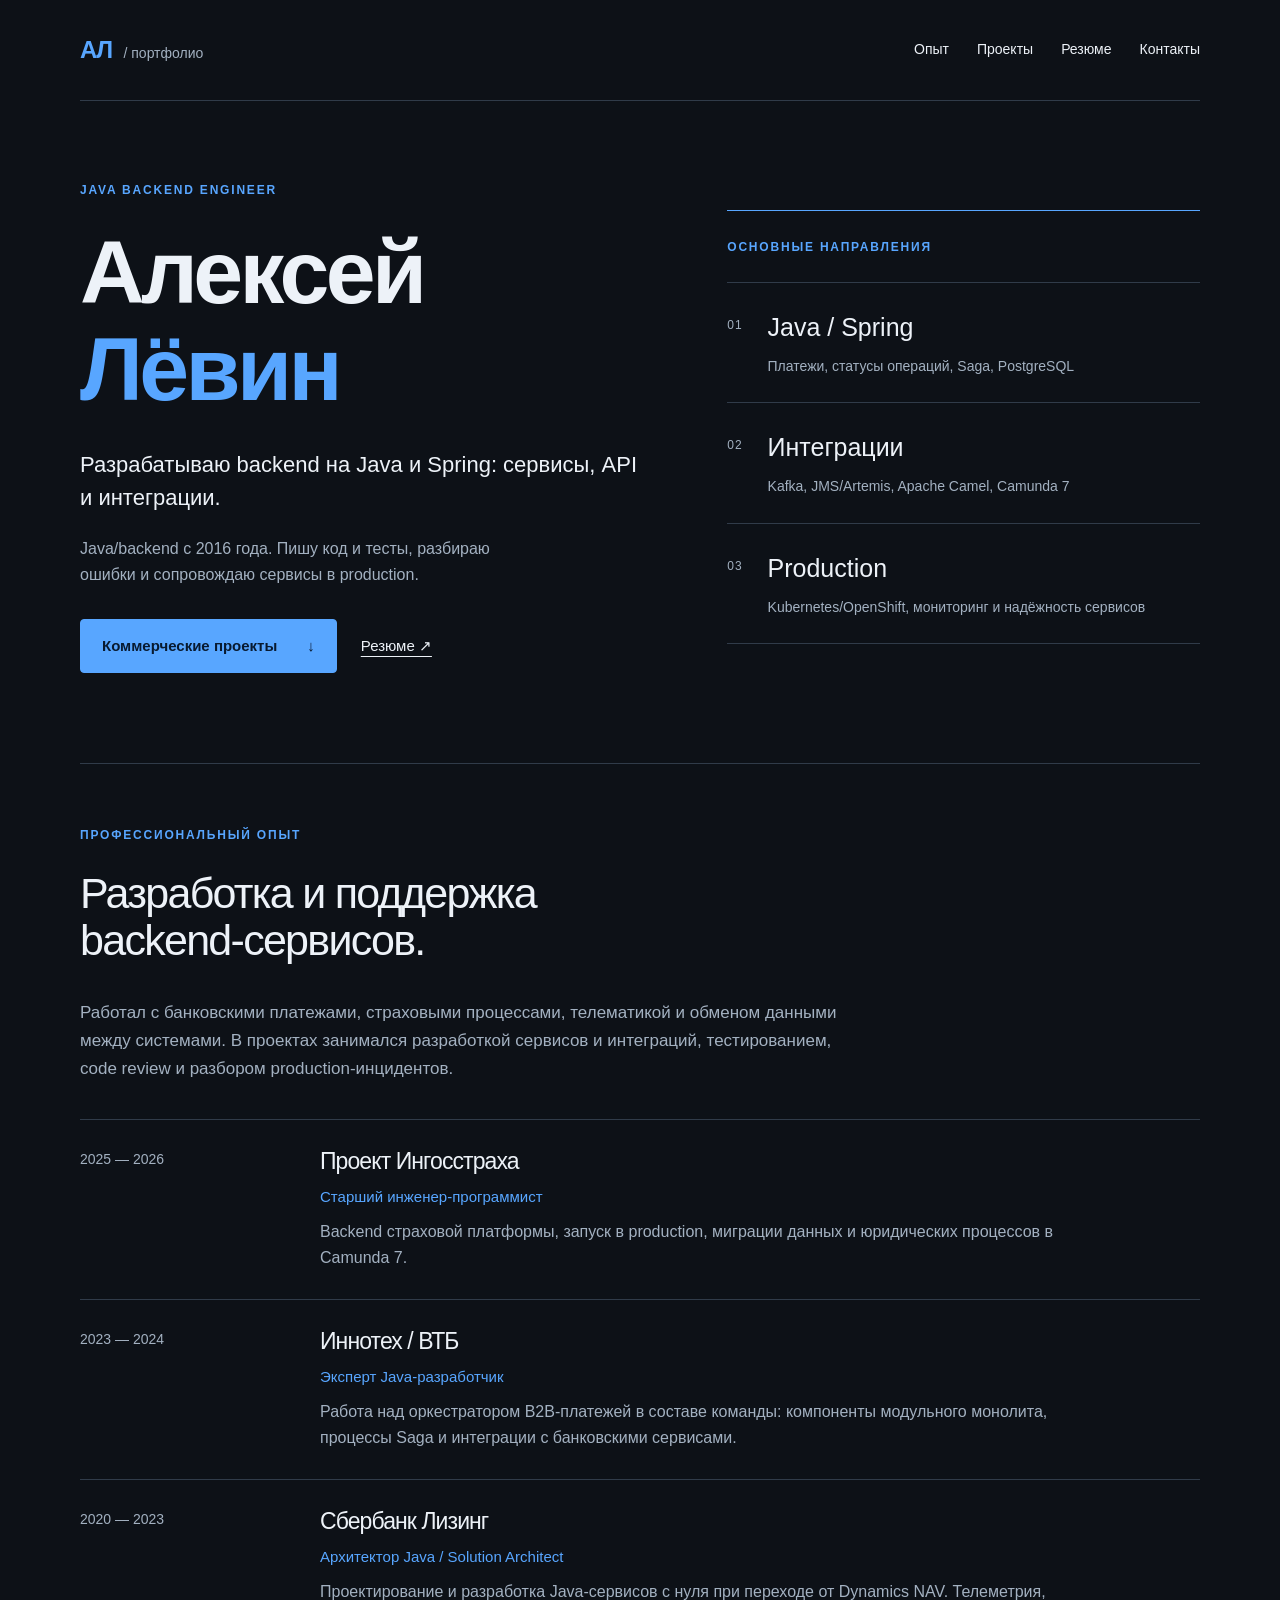
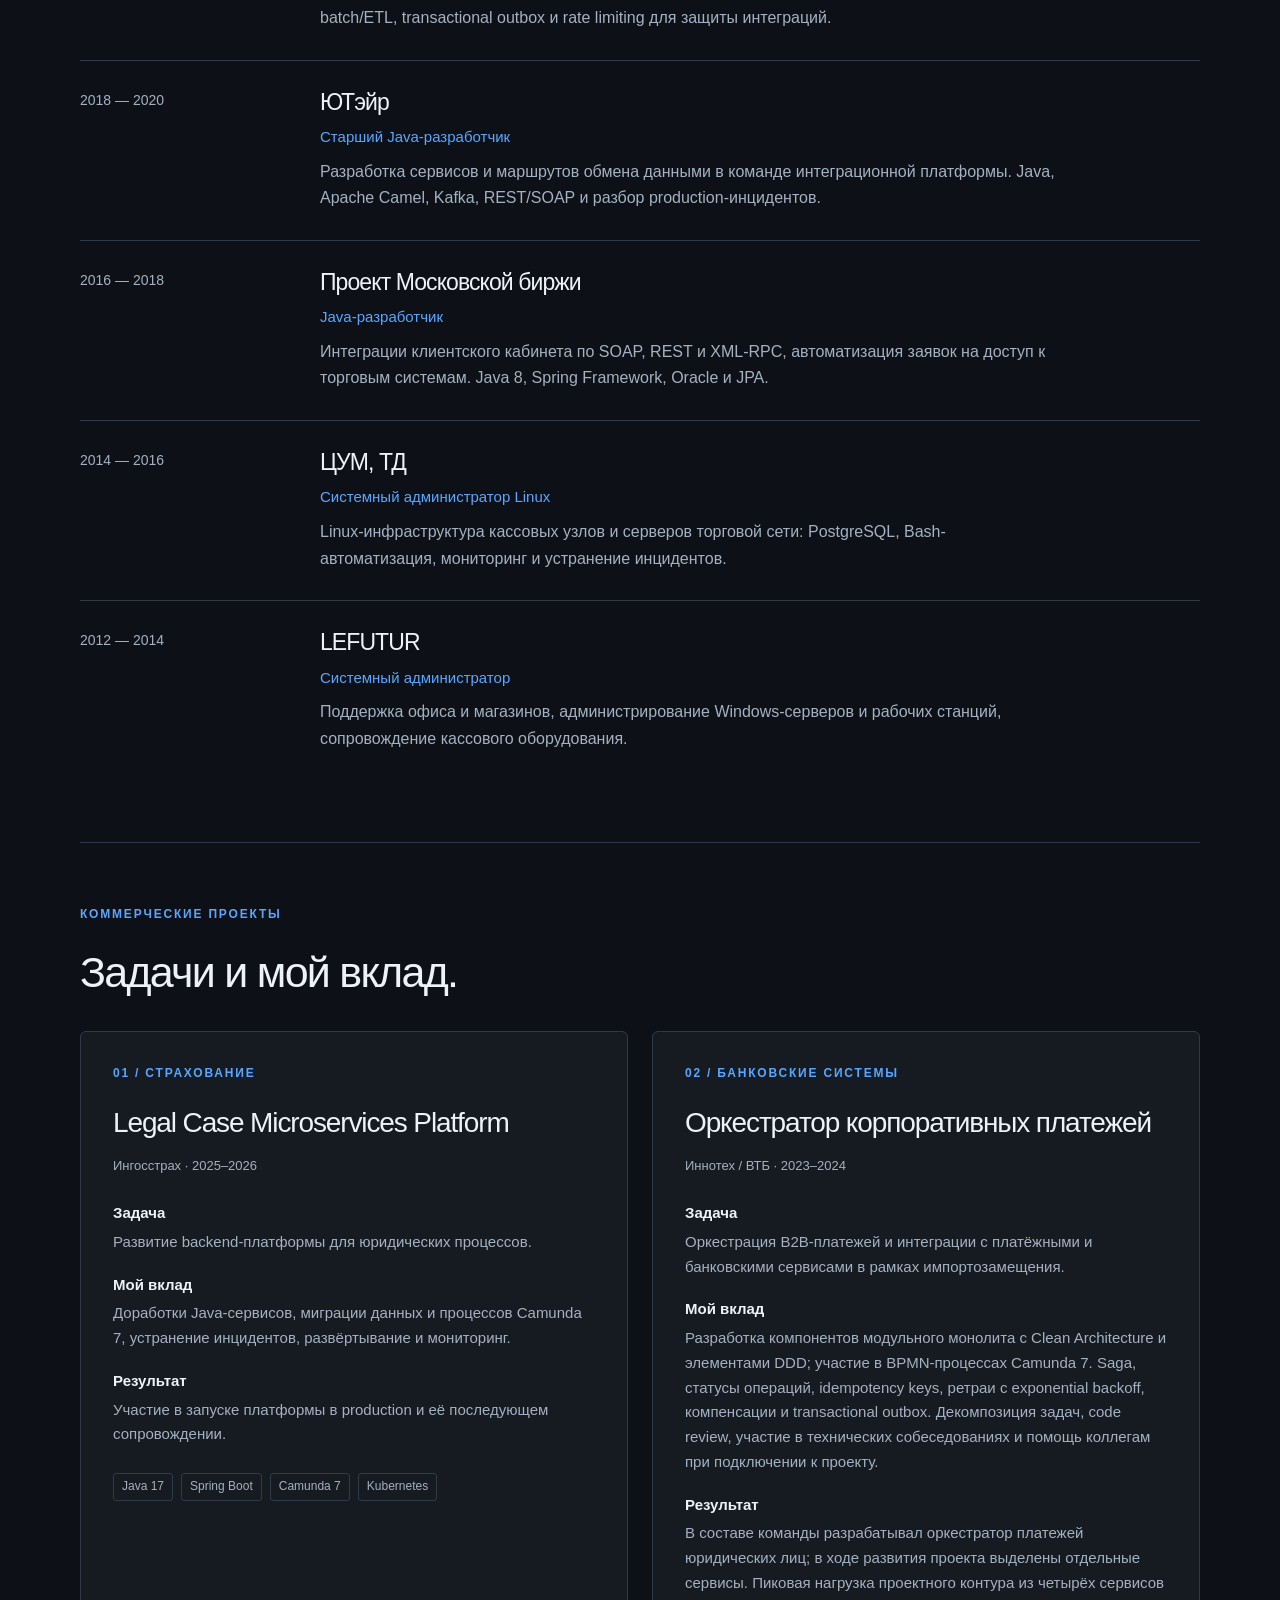
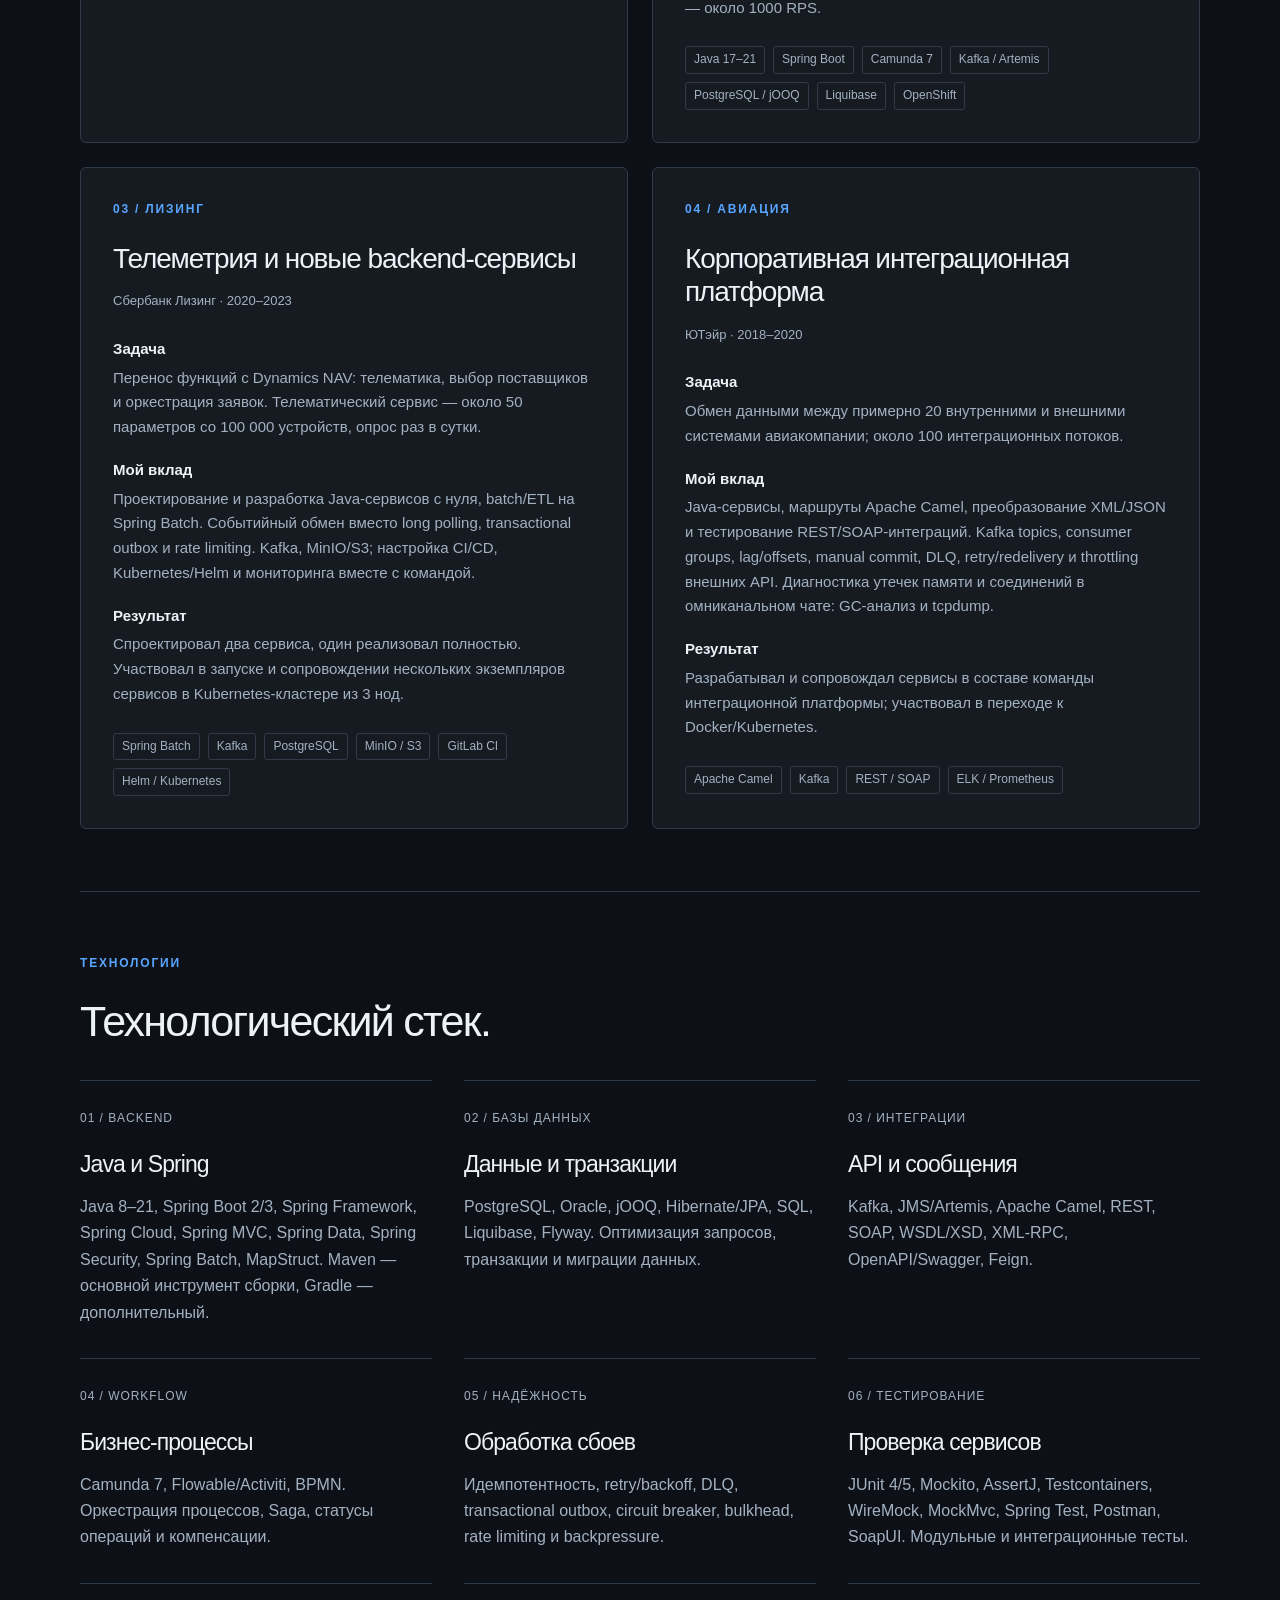
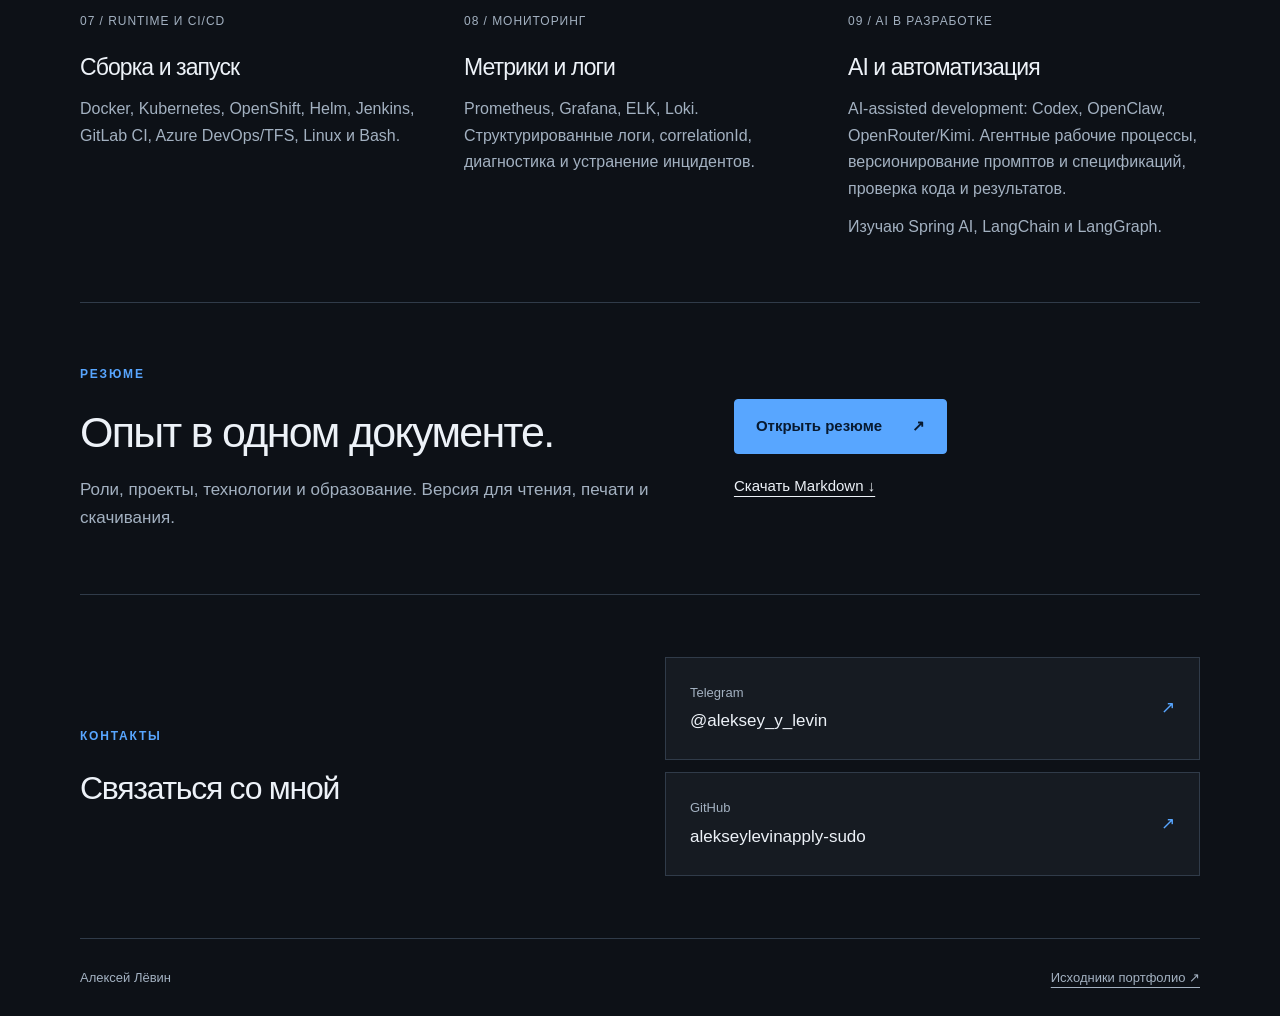
<file: index.html>
<!doctype html>
<html lang="ru">
<head>
  <meta charset="utf-8">
  <meta name="viewport" content="width=device-width, initial-scale=1">
  <meta name="description" content="Алексей Лёвин — Java Backend Engineer. Разработка и поддержка сервисов на Java/Spring, API, интеграции, тестирование и сопровождение в production.">
  <meta name="color-scheme" content="dark">
  <title>Алексей Лёвин — Java Backend Engineer</title>
  <link rel="stylesheet" href="styles.css">
  <link rel="icon" href="favicon.svg" type="image/svg+xml">
</head>
<body>
  <a class="skip-link" href="#main">Перейти к содержимому</a>
  <header class="container site-header">
    <a class="wordmark" href="#profile" aria-label="Алексей Лёвин — профиль">АЛ<span> / портфолио</span></a>
    <nav aria-label="Основная навигация">
      <a href="#experience">Опыт</a>
      <a href="#projects">Проекты</a>
      <a href="resume.html">Резюме</a>
      <a href="#contact">Контакты</a>
    </nav>
  </header>
  <main id="main" class="container">
    <section id="profile" class="hero" aria-labelledby="profile-title">
      <div>
        <p class="eyebrow">JAVA BACKEND ENGINEER</p>
        <h1 id="profile-title">Алексей<br> <span>Лёвин</span></h1>
        <p class="lead">Разрабатываю backend на Java и Spring: сервисы, API и интеграции.</p>
        <p class="hero-note">Java/backend с 2016 года. Пишу код и тесты, разбираю ошибки и сопровождаю сервисы в production.</p>
        <div class="actions">
          <a class="button" href="#projects">Коммерческие проекты <span aria-hidden="true">↓</span></a>
          <a class="text-link" href="resume.html">Резюме ↗</a>
        </div>
      </div>
      <aside class="profile-summary" aria-label="Профессиональные направления">
        <p class="eyebrow">ОСНОВНЫЕ НАПРАВЛЕНИЯ</p>
        <ol>
          <li><span class="number">01</span><div><strong>Java / Spring</strong><span>Платежи, статусы операций, Saga, PostgreSQL</span></div></li>
          <li><span class="number">02</span><div><strong>Интеграции</strong><span>Kafka, JMS/Artemis, Apache Camel, Camunda 7</span></div></li>
          <li><span class="number">03</span><div><strong>Production</strong><span>Kubernetes/OpenShift, мониторинг и надёжность сервисов</span></div></li>
        </ol>
      </aside>
    </section>
    <section id="experience" class="section" aria-labelledby="experience-title">
      <div class="section-heading">
        <p class="eyebrow">ПРОФЕССИОНАЛЬНЫЙ ОПЫТ</p>
        <h2 id="experience-title">Разработка и поддержка<br> backend-сервисов.</h2>
        <p class="section-intro">Работал с банковскими платежами, страховыми процессами, телематикой и обменом данными между системами. В проектах занимался разработкой сервисов и интеграций, тестированием, code review и разбором production-инцидентов.</p>
      </div>
      <ol class="timeline">
        <li>
          <p class="period"><time datetime="2025">2025</time> — <time datetime="2026">2026</time></p>
          <div><h3>Проект Ингосстраха</h3> <p class="role">Старший инженер-программист</p> <p>Backend страховой платформы, запуск в production, миграции данных и юридических процессов в Camunda 7.</p> </div>
        </li>
        <li>
          <p class="period"><time datetime="2023">2023</time> — <time datetime="2024">2024</time></p>
          <div><h3>Иннотех / ВТБ</h3> <p class="role">Эксперт Java-разработчик</p> <p>Работа над оркестратором B2B-платежей в составе команды: компоненты модульного монолита, процессы Saga и интеграции с банковскими сервисами.</p> </div>
        </li>
        <li>
          <p class="period"><time datetime="2020">2020</time> — <time datetime="2023">2023</time></p>
          <div><h3>Сбербанк Лизинг</h3> <p class="role">Архитектор Java / Solution Architect</p> <p>Проектирование и разработка Java-сервисов с нуля при переходе от Dynamics NAV. Телеметрия, batch/ETL, transactional outbox и rate limiting для защиты интеграций.</p> </div>
        </li>
        <li>
          <p class="period"><time datetime="2018">2018</time> — <time datetime="2020">2020</time></p>
          <div><h3>ЮТэйр</h3> <p class="role">Старший Java-разработчик</p> <p>Разработка сервисов и маршрутов обмена данными в команде интеграционной платформы. Java, Apache Camel, Kafka, REST/SOAP и разбор production-инцидентов.</p> </div>
        </li>
        <li>
          <p class="period"><time datetime="2016">2016</time> — <time datetime="2018">2018</time></p>
          <div><h3>Проект Московской биржи</h3> <p class="role">Java-разработчик</p> <p>Интеграции клиентского кабинета по SOAP, REST и XML-RPC, автоматизация заявок на доступ к торговым системам. Java 8, Spring Framework, Oracle и JPA.</p> </div>
        </li>
        <li>
          <p class="period"><time datetime="2014">2014</time> — <time datetime="2016">2016</time></p>
          <div><h3>ЦУМ, ТД</h3> <p class="role">Системный администратор Linux</p> <p>Linux-инфраструктура кассовых узлов и серверов торговой сети: PostgreSQL, Bash-автоматизация, мониторинг и устранение инцидентов.</p> </div>
        </li>
        <li>
          <p class="period"><time datetime="2012">2012</time> — <time datetime="2014">2014</time></p>
          <div><h3>LEFUTUR</h3> <p class="role">Системный администратор</p> <p>Поддержка офиса и магазинов, администрирование Windows-серверов и рабочих станций, сопровождение кассового оборудования.</p> </div>
        </li>
      </ol>
    </section>
    <section id="projects" class="section" aria-labelledby="projects-title">
      <p class="eyebrow">КОММЕРЧЕСКИЕ ПРОЕКТЫ</p>
      <h2 id="projects-title">Задачи и мой вклад.</h2>
      <div class="project-grid">
        <article class="project-card">
          <p class="eyebrow">01 / СТРАХОВАНИЕ</p>
          <h3>Legal Case Microservices Platform</h3>
          <p class="project-context">Ингосстрах · 2025–2026</p>
          <dl>
            <dt>Задача</dt> <dd>Развитие backend-платформы для юридических процессов.</dd>
            <dt>Мой вклад</dt> <dd>Доработки Java-сервисов, миграции данных и процессов Camunda 7, устранение инцидентов, развёртывание и мониторинг.</dd>
            <dt>Результат</dt> <dd>Участие в запуске платформы в production и её последующем сопровождении.</dd>
          </dl>
          <ul class="tags" aria-label="Технологии проекта"><li>Java 17</li> <li>Spring Boot</li> <li>Camunda 7</li> <li>Kubernetes</li> </ul>
        </article>
        <article class="project-card">
          <p class="eyebrow">02 / БАНКОВСКИЕ СИСТЕМЫ</p>
          <h3>Оркестратор корпоративных платежей</h3>
          <p class="project-context">Иннотех / ВТБ · 2023–2024</p>
          <dl>
            <dt>Задача</dt> <dd>Оркестрация B2B-платежей и интеграции с платёжными и банковскими сервисами в рамках импортозамещения.</dd>
            <dt>Мой вклад</dt> <dd>Разработка компонентов модульного монолита с Clean Architecture и элементами DDD; участие в BPMN-процессах Camunda 7. Saga, статусы операций, idempotency keys, ретраи с exponential backoff, компенсации и transactional outbox. Декомпозиция задач, code review, участие в технических собеседованиях и помощь коллегам при подключении к проекту.</dd>
            <dt>Результат</dt> <dd>В составе команды разрабатывал оркестратор платежей юридических лиц; в ходе развития проекта выделены отдельные сервисы. Пиковая нагрузка проектного контура из четырёх сервисов — около 1000 RPS.</dd>
          </dl>
          <ul class="tags" aria-label="Технологии проекта"><li>Java 17–21</li> <li>Spring Boot</li> <li>Camunda 7</li> <li>Kafka / Artemis</li> <li>PostgreSQL / jOOQ</li> <li>Liquibase</li> <li>OpenShift</li> </ul>
        </article>
        <article class="project-card">
          <p class="eyebrow">03 / ЛИЗИНГ</p>
          <h3>Телеметрия и новые backend-сервисы</h3>
          <p class="project-context">Сбербанк Лизинг · 2020–2023</p>
          <dl>
            <dt>Задача</dt> <dd>Перенос функций с Dynamics NAV: телематика, выбор поставщиков и оркестрация заявок. Телематический сервис — около 50 параметров со 100 000 устройств, опрос раз в сутки.</dd>
            <dt>Мой вклад</dt> <dd>Проектирование и разработка Java-сервисов с нуля, batch/ETL на Spring Batch. Событийный обмен вместо long polling, transactional outbox и rate limiting. Kafka, MinIO/S3; настройка CI/CD, Kubernetes/Helm и мониторинга вместе с командой.</dd>
            <dt>Результат</dt> <dd>Спроектировал два сервиса, один реализовал полностью. Участвовал в запуске и сопровождении нескольких экземпляров сервисов в Kubernetes-кластере из 3 нод.</dd>
          </dl>
          <ul class="tags" aria-label="Технологии проекта"><li>Spring Batch</li> <li>Kafka</li> <li>PostgreSQL</li> <li>MinIO / S3</li> <li>GitLab CI</li> <li>Helm / Kubernetes</li> </ul>
        </article>
        <article class="project-card">
          <p class="eyebrow">04 / АВИАЦИЯ</p>
          <h3>Корпоративная интеграционная платформа</h3>
          <p class="project-context">ЮТэйр · 2018–2020</p>
          <dl>
            <dt>Задача</dt> <dd>Обмен данными между примерно 20 внутренними и внешними системами авиакомпании; около 100 интеграционных потоков.</dd>
            <dt>Мой вклад</dt> <dd>Java-сервисы, маршруты Apache Camel, преобразование XML/JSON и тестирование REST/SOAP-интеграций. Kafka topics, consumer groups, lag/offsets, manual commit, DLQ, retry/redelivery и throttling внешних API. Диагностика утечек памяти и соединений в омниканальном чате: GC-анализ и tcpdump.</dd>
            <dt>Результат</dt> <dd>Разрабатывал и сопровождал сервисы в составе команды интеграционной платформы; участвовал в переходе к Docker/Kubernetes.</dd>
          </dl>
          <ul class="tags" aria-label="Технологии проекта"><li>Apache Camel</li> <li>Kafka</li> <li>REST / SOAP</li> <li>ELK / Prometheus</li> </ul>
        </article>
      </div>
    </section>
    <section id="focus" class="section" aria-labelledby="focus-title">
      <p class="eyebrow">ТЕХНОЛОГИИ</p>
      <h2 id="focus-title">Технологический стек.</h2>
      <div class="focus-grid">
        <article><span class="number">01 / BACKEND</span><h3>Java и Spring</h3> <p>Java 8–21, Spring Boot 2/3, Spring Framework, Spring Cloud, Spring MVC, Spring Data, Spring Security, Spring Batch, MapStruct. Maven — основной инструмент сборки, Gradle — дополнительный.</p> </article>
        <article><span class="number">02 / БАЗЫ ДАННЫХ</span><h3>Данные и транзакции</h3> <p>PostgreSQL, Oracle, jOOQ, Hibernate/JPA, SQL, Liquibase, Flyway. Оптимизация запросов, транзакции и миграции данных.</p> </article>
        <article><span class="number">03 / ИНТЕГРАЦИИ</span><h3>API и сообщения</h3> <p>Kafka, JMS/Artemis, Apache Camel, REST, SOAP, WSDL/XSD, XML-RPC, OpenAPI/Swagger, Feign.</p> </article>
        <article><span class="number">04 / WORKFLOW</span><h3>Бизнес-процессы</h3> <p>Camunda 7, Flowable/Activiti, BPMN. Оркестрация процессов, Saga, статусы операций и компенсации.</p> </article>
        <article><span class="number">05 / НАДЁЖНОСТЬ</span><h3>Обработка сбоев</h3> <p>Идемпотентность, retry/backoff, DLQ, transactional outbox, circuit breaker, bulkhead, rate limiting и backpressure.</p> </article>
        <article><span class="number">06 / ТЕСТИРОВАНИЕ</span><h3>Проверка сервисов</h3> <p>JUnit 4/5, Mockito, AssertJ, Testcontainers, WireMock, MockMvc, Spring Test, Postman, SoapUI. Модульные и интеграционные тесты.</p> </article>
        <article><span class="number">07 / RUNTIME И CI/CD</span><h3>Сборка и запуск</h3> <p>Docker, Kubernetes, OpenShift, Helm, Jenkins, GitLab CI, Azure DevOps/TFS, Linux и Bash.</p> </article>
        <article><span class="number">08 / МОНИТОРИНГ</span><h3>Метрики и логи</h3> <p>Prometheus, Grafana, ELK, Loki. Структурированные логи, correlationId, диагностика и устранение инцидентов.</p> </article>
        <article class="focus-ai"><span class="number">09 / AI В РАЗРАБОТКЕ</span><h3>AI и автоматизация</h3> <p>AI-assisted development: Codex, OpenClaw, OpenRouter/Kimi. Агентные рабочие процессы, версионирование промптов и спецификаций, проверка кода и результатов.</p> <p class="research-note">Изучаю Spring AI, LangChain и LangGraph.</p> </article>
      </div>
    </section>
    <section id="resume" class="section resume-callout" aria-labelledby="resume-title">
      <div><p class="eyebrow">РЕЗЮМЕ</p> <h2 id="resume-title">Опыт в одном документе.</h2> <p>Роли, проекты, технологии и образование. Версия для чтения, печати и скачивания.</p> </div>
      <div class="actions"><a class="button" href="resume.html">Открыть резюме <span aria-hidden="true">↗</span></a><a class="text-link" href="resume.md" download="Alexey-Levin-Resume.md">Скачать Markdown ↓</a></div>
    </section>
    <section id="contact" class="contact section" aria-labelledby="contact-title">
      <div><p class="eyebrow">КОНТАКТЫ</p> <h2 id="contact-title">Связаться со мной</h2> </div>
      <div class="contact-links">
        <a class="contact-link" href="https://t.me/aleksey_y_levin"><span>Telegram</span><strong>@aleksey_y_levin</strong><span aria-hidden="true">↗</span></a>
        <a class="contact-link" href="https://github.com/alekseylevinapply-sudo"><span>GitHub</span><strong>alekseylevinapply-sudo</strong><span aria-hidden="true">↗</span></a>
      </div>
    </section>
  </main>
  <footer class="container site-footer"><span>Алексей Лёвин</span><a href="https://github.com/alekseylevinapply-sudo/portfolio-public">Исходники портфолио ↗</a></footer>
</body>
</html>
</file>
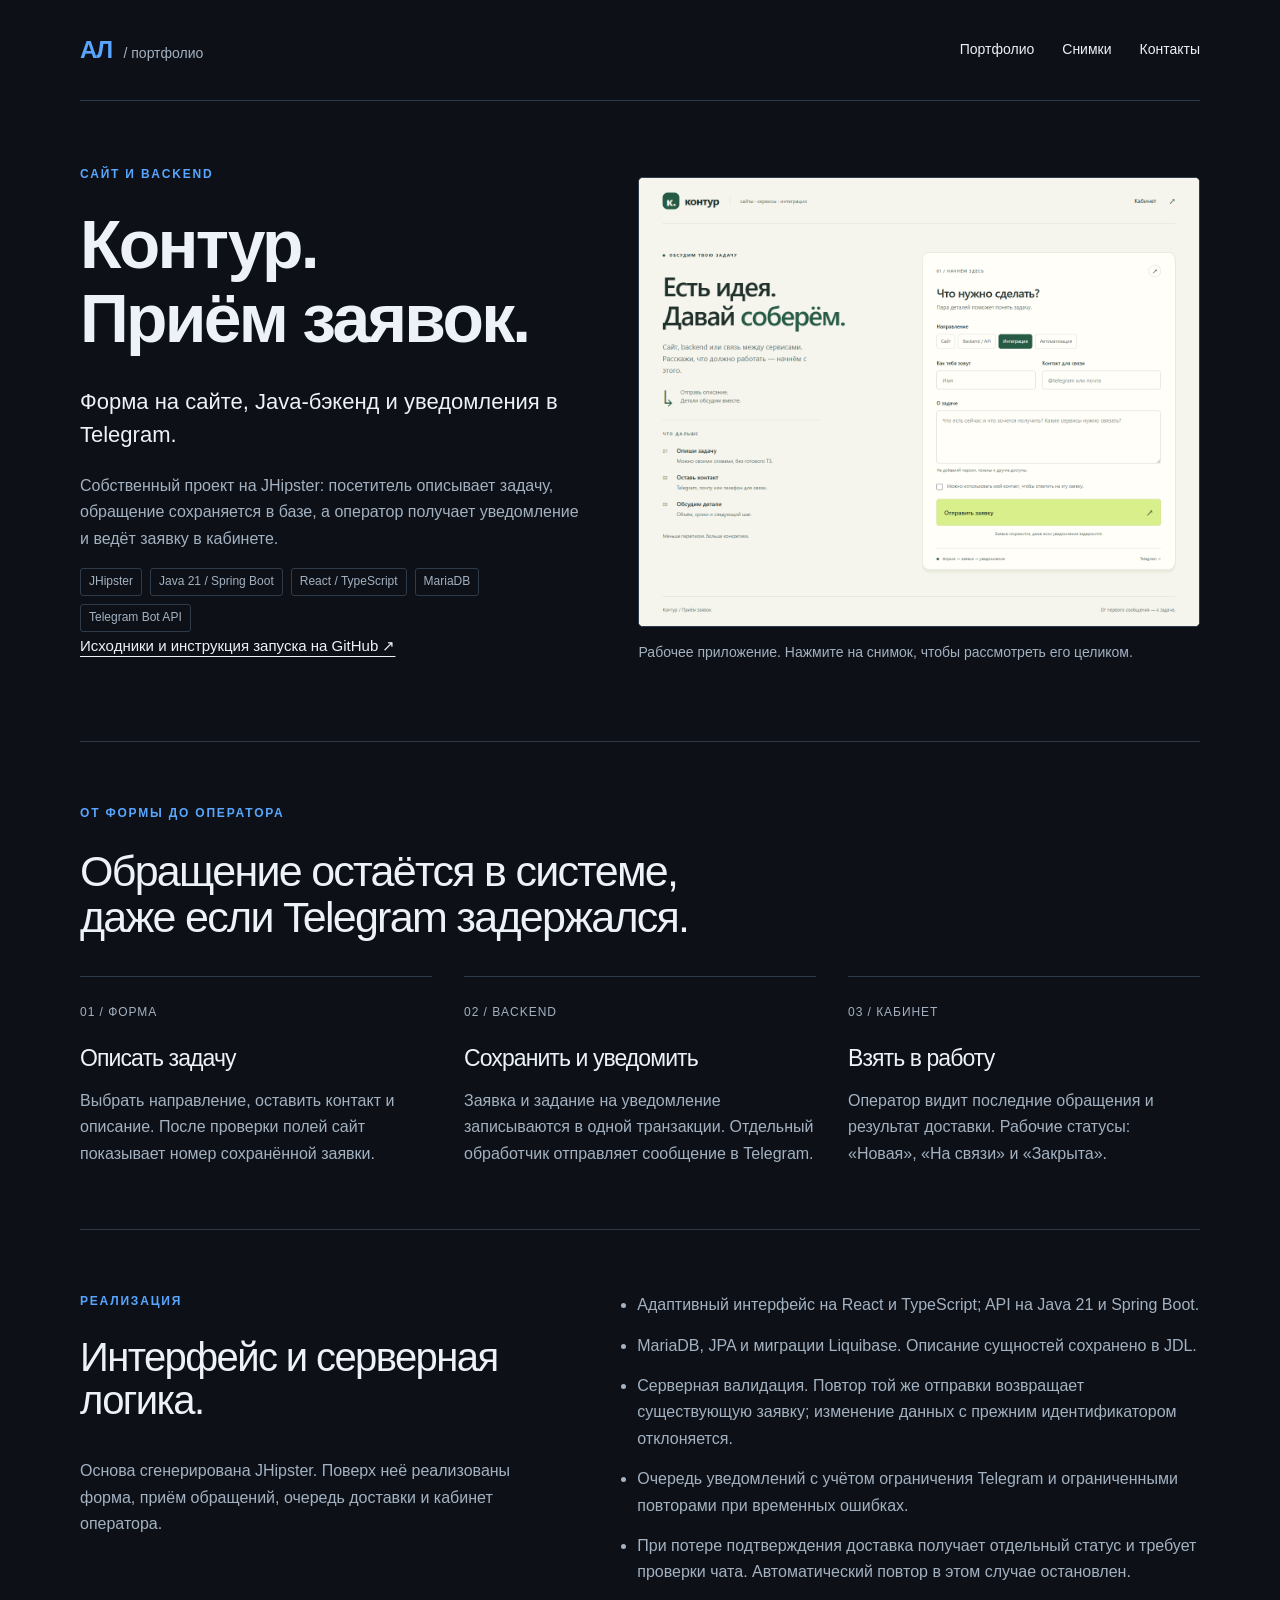
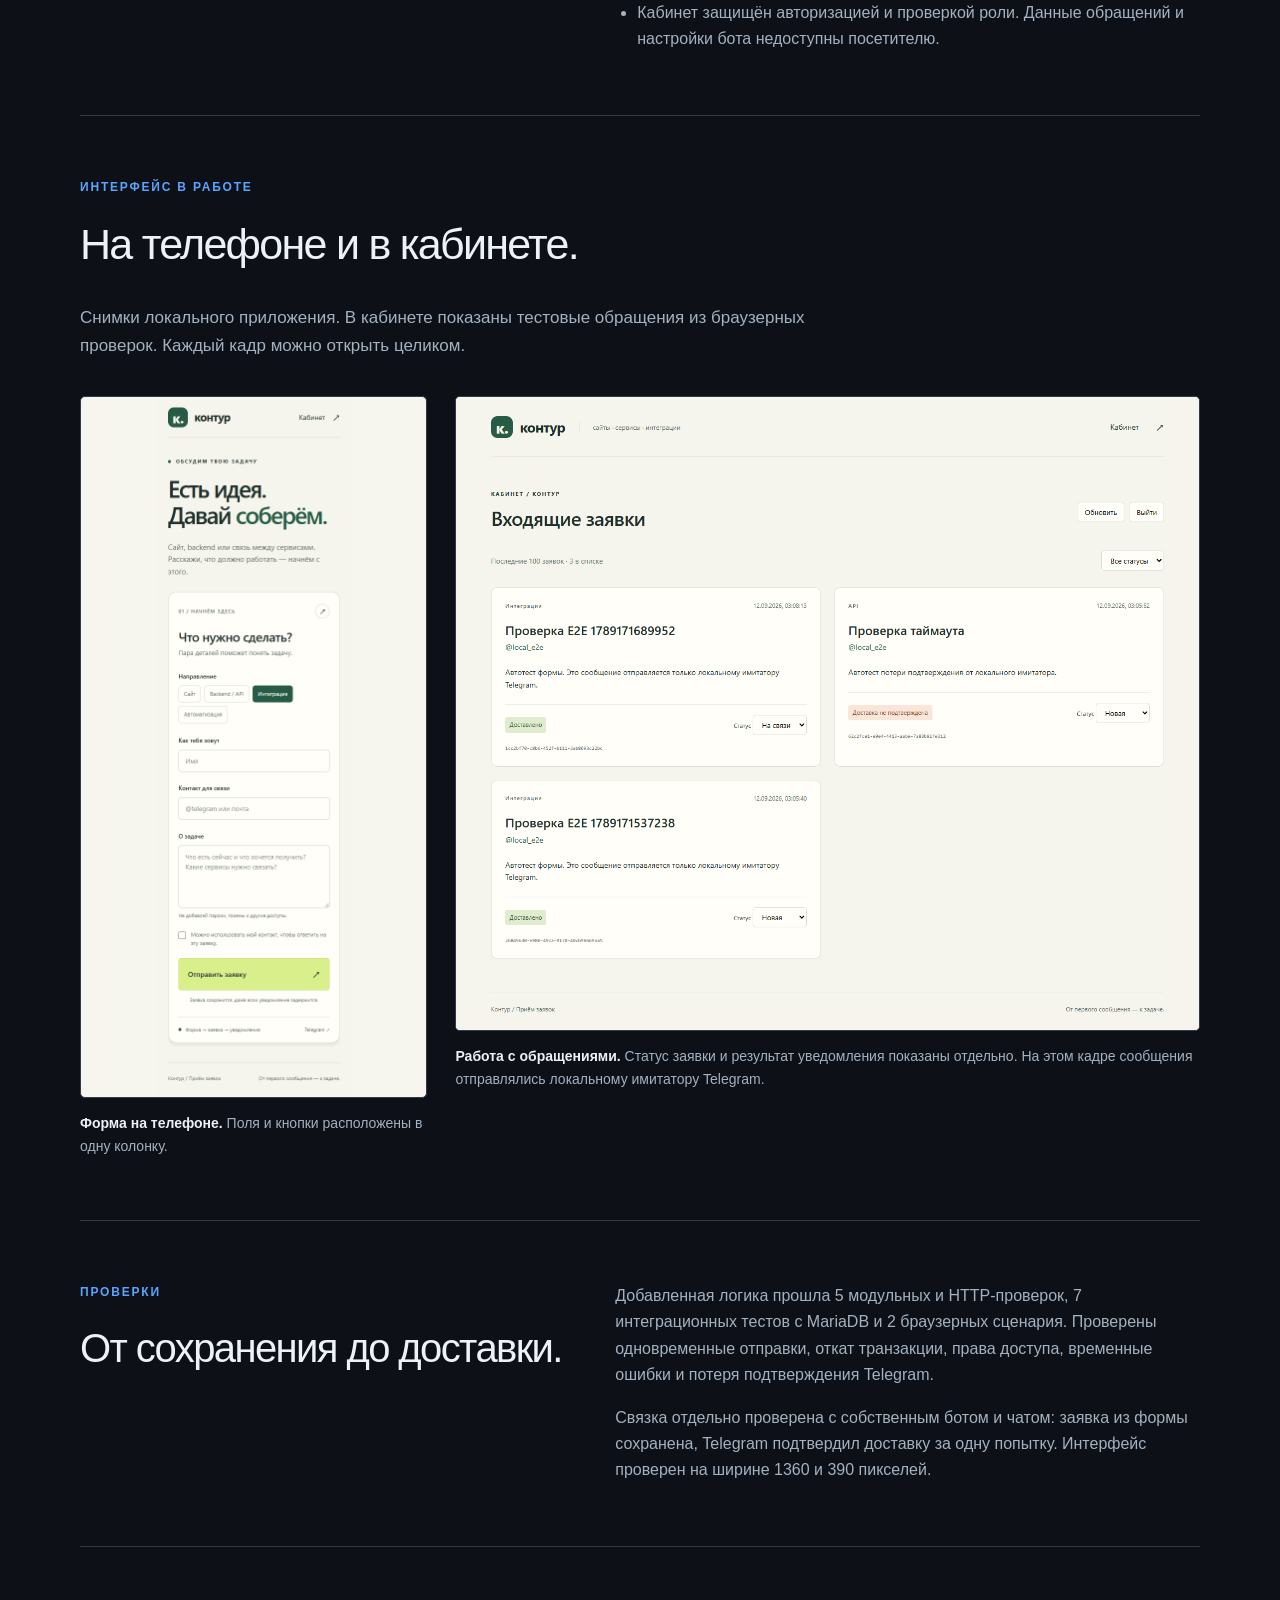
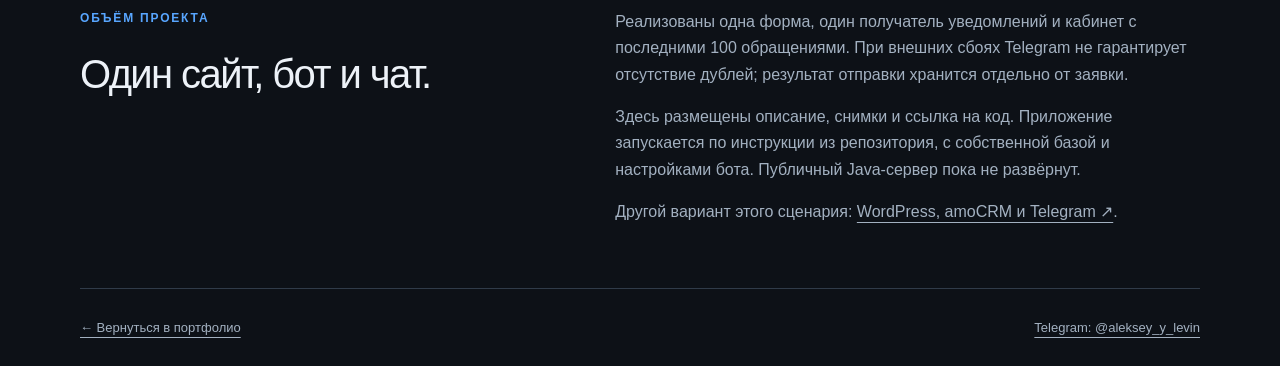
<file: jhipster-leads.html>
<!doctype html>
<html lang="ru">
<head>
  <meta charset="utf-8">
  <meta name="viewport" content="width=device-width, initial-scale=1">
  <meta name="description" content="Контур — приём заявок: сайт на React, Java-бэкенд на JHipster, MariaDB, уведомления Telegram и кабинет оператора. Проект Алексея Лёвина.">
  <meta name="color-scheme" content="dark">
  <title>Контур — JHipster, Java и Telegram · Алексей Лёвин</title>
  <link rel="stylesheet" href="styles.css">
  <link rel="icon" href="favicon.svg" type="image/svg+xml">
</head>
<body>
  <a class="skip-link" href="#main">Перейти к содержимому</a>
  <header class="container site-header">
    <a class="wordmark" href="index.html" aria-label="На главную страницу портфолио">АЛ<span> / портфолио</span></a>
    <nav aria-label="Навигация проекта"><a href="index.html">Портфолио</a><a href="#screenshots">Снимки</a><a href="index.html#contact">Контакты</a></nav>
  </header>
  <main id="main" class="container">
    <section class="case-hero" aria-labelledby="case-title">
      <div>
        <p class="eyebrow">САЙТ И BACKEND</p>
        <h1 id="case-title">Контур.<br>Приём заявок.</h1>
        <p class="lead">Форма на сайте, Java-бэкенд и уведомления в Telegram.</p>
        <p class="case-summary">Собственный проект на JHipster: посетитель описывает задачу, обращение сохраняется в базе, а оператор получает уведомление и ведёт заявку в кабинете.</p>
        <ul class="tags" aria-label="Технологии проекта"><li>JHipster</li><li>Java 21 / Spring Boot</li><li>React / TypeScript</li><li>MariaDB</li><li>Telegram Bot API</li></ul>
        <p><a class="text-link" href="https://github.com/alekseylevinapply-sudo/jhipster-leads">Исходники и инструкция запуска на GitHub ↗</a></p>
      </div>
      <figure class="case-cover">
        <a href="jhipster-leads-home.png" aria-label="Открыть полный снимок сайта"><img src="jhipster-leads-home.png" alt="Сайт Контур: описание услуг и форма с выбором направления, контактом и описанием задачи" width="1360" height="1076"></a>
        <figcaption>Рабочее приложение. Нажмите на снимок, чтобы рассмотреть его целиком.</figcaption>
      </figure>
    </section>
    <section class="section" aria-labelledby="flow-title">
      <p class="eyebrow">ОТ ФОРМЫ ДО ОПЕРАТОРА</p>
      <h2 id="flow-title">Обращение остаётся в системе,<br>даже если Telegram задержался.</h2>
      <ol class="case-flow">
        <li><span class="number">01 / ФОРМА</span><h3>Описать задачу</h3><p>Выбрать направление, оставить контакт и описание. После проверки полей сайт показывает номер сохранённой заявки.</p></li>
        <li><span class="number">02 / BACKEND</span><h3>Сохранить и уведомить</h3><p>Заявка и задание на уведомление записываются в одной транзакции. Отдельный обработчик отправляет сообщение в Telegram.</p></li>
        <li><span class="number">03 / КАБИНЕТ</span><h3>Взять в работу</h3><p>Оператор видит последние обращения и результат доставки. Рабочие статусы: «Новая», «На связи» и «Закрыта».</p></li>
      </ol>
    </section>
    <section class="section case-details" aria-labelledby="implementation-title">
      <div><p class="eyebrow">РЕАЛИЗАЦИЯ</p><h2 id="implementation-title">Интерфейс и серверная логика.</h2><p class="case-summary">Основа сгенерирована JHipster. Поверх неё реализованы форма, приём обращений, очередь доставки и кабинет оператора.</p></div>
      <ul class="case-list">
        <li>Адаптивный интерфейс на React и TypeScript; API на Java 21 и Spring Boot.</li>
        <li>MariaDB, JPA и миграции Liquibase. Описание сущностей сохранено в JDL.</li>
        <li>Серверная валидация. Повтор той же отправки возвращает существующую заявку; изменение данных с прежним идентификатором отклоняется.</li>
        <li>Очередь уведомлений с учётом ограничения Telegram и ограниченными повторами при временных ошибках.</li>
        <li>При потере подтверждения доставка получает отдельный статус и требует проверки чата. Автоматический повтор в этом случае остановлен.</li>
        <li>Кабинет защищён авторизацией и проверкой роли. Данные обращений и настройки бота недоступны посетителю.</li>
      </ul>
    </section>
    <section id="screenshots" class="section" aria-labelledby="screenshots-title">
      <p class="eyebrow">ИНТЕРФЕЙС В РАБОТЕ</p>
      <h2 id="screenshots-title">На телефоне и в кабинете.</h2>
      <p class="section-intro">Снимки локального приложения. В кабинете показаны тестовые обращения из браузерных проверок. Каждый кадр можно открыть целиком.</p>
      <div class="case-gallery case-gallery-app">
        <figure class="case-mobile"><a href="jhipster-leads-mobile.png" aria-label="Открыть снимок формы на телефоне"><img src="jhipster-leads-mobile.png" alt="Мобильная версия: выбор направления, имя, контакт и описание задачи" width="390" height="1410" loading="lazy"></a><figcaption><strong>Форма на телефоне.</strong> Поля и кнопки расположены в одну колонку.</figcaption></figure>
        <figure><a href="jhipster-leads-operator.png" aria-label="Открыть снимок кабинета оператора"><img src="jhipster-leads-operator.png" alt="Кабинет оператора с тестовыми заявками: доставленное уведомление и доставка без подтверждения" width="1360" height="1159" loading="lazy"></a><figcaption><strong>Работа с обращениями.</strong> Статус заявки и результат уведомления показаны отдельно. На этом кадре сообщения отправлялись локальному имитатору Telegram.</figcaption></figure>
      </div>
    </section>
    <section class="section case-details" aria-labelledby="checks-title">
      <div><p class="eyebrow">ПРОВЕРКИ</p><h2 id="checks-title">От сохранения до доставки.</h2></div>
      <div class="case-copy"><p>Добавленная логика прошла 5 модульных и HTTP-проверок, 7 интеграционных тестов с MariaDB и 2 браузерных сценария. Проверены одновременные отправки, откат транзакции, права доступа, временные ошибки и потеря подтверждения Telegram.</p><p>Связка отдельно проверена с собственным ботом и чатом: заявка из формы сохранена, Telegram подтвердил доставку за одну попытку. Интерфейс проверен на ширине 1360 и 390 пикселей.</p></div>
    </section>
    <section class="section case-details" aria-labelledby="scope-title">
      <div><p class="eyebrow">ОБЪЁМ ПРОЕКТА</p><h2 id="scope-title">Один сайт, бот и чат.</h2></div>
      <div class="case-copy"><p>Реализованы одна форма, один получатель уведомлений и кабинет с последними 100 обращениями. При внешних сбоях Telegram не гарантирует отсутствие дублей; результат отправки хранится отдельно от заявки.</p><p>Здесь размещены описание, снимки и ссылка на код. Приложение запускается по инструкции из репозитория, с собственной базой и настройками бота. Публичный Java-сервер пока не развёрнут.</p><p>Другой вариант этого сценария: <a href="site-leads.html">WordPress, amoCRM и Telegram ↗</a>.</p></div>
    </section>
  </main>
  <footer class="container site-footer"><a href="index.html">← Вернуться в портфолио</a><a href="https://t.me/aleksey_y_levin">Telegram: @aleksey_y_levin</a></footer>
</body>
</html>
</file>
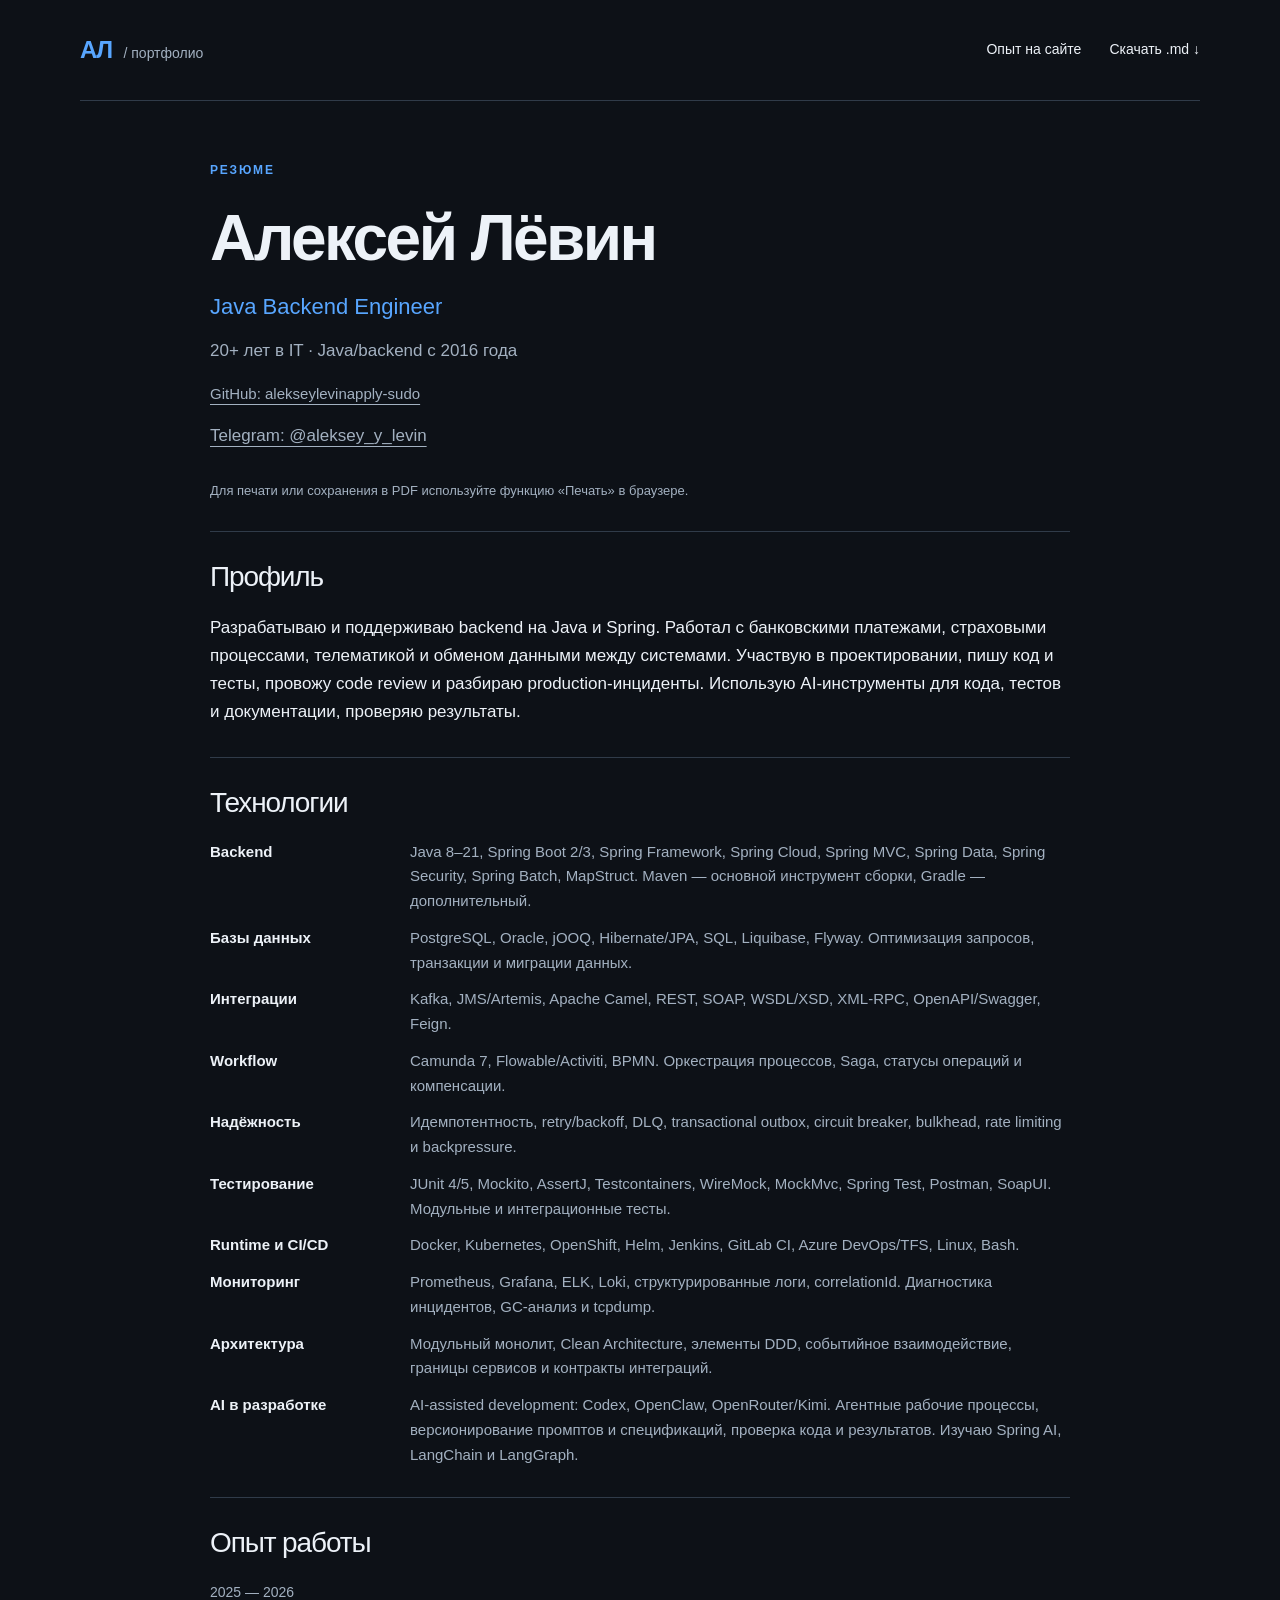
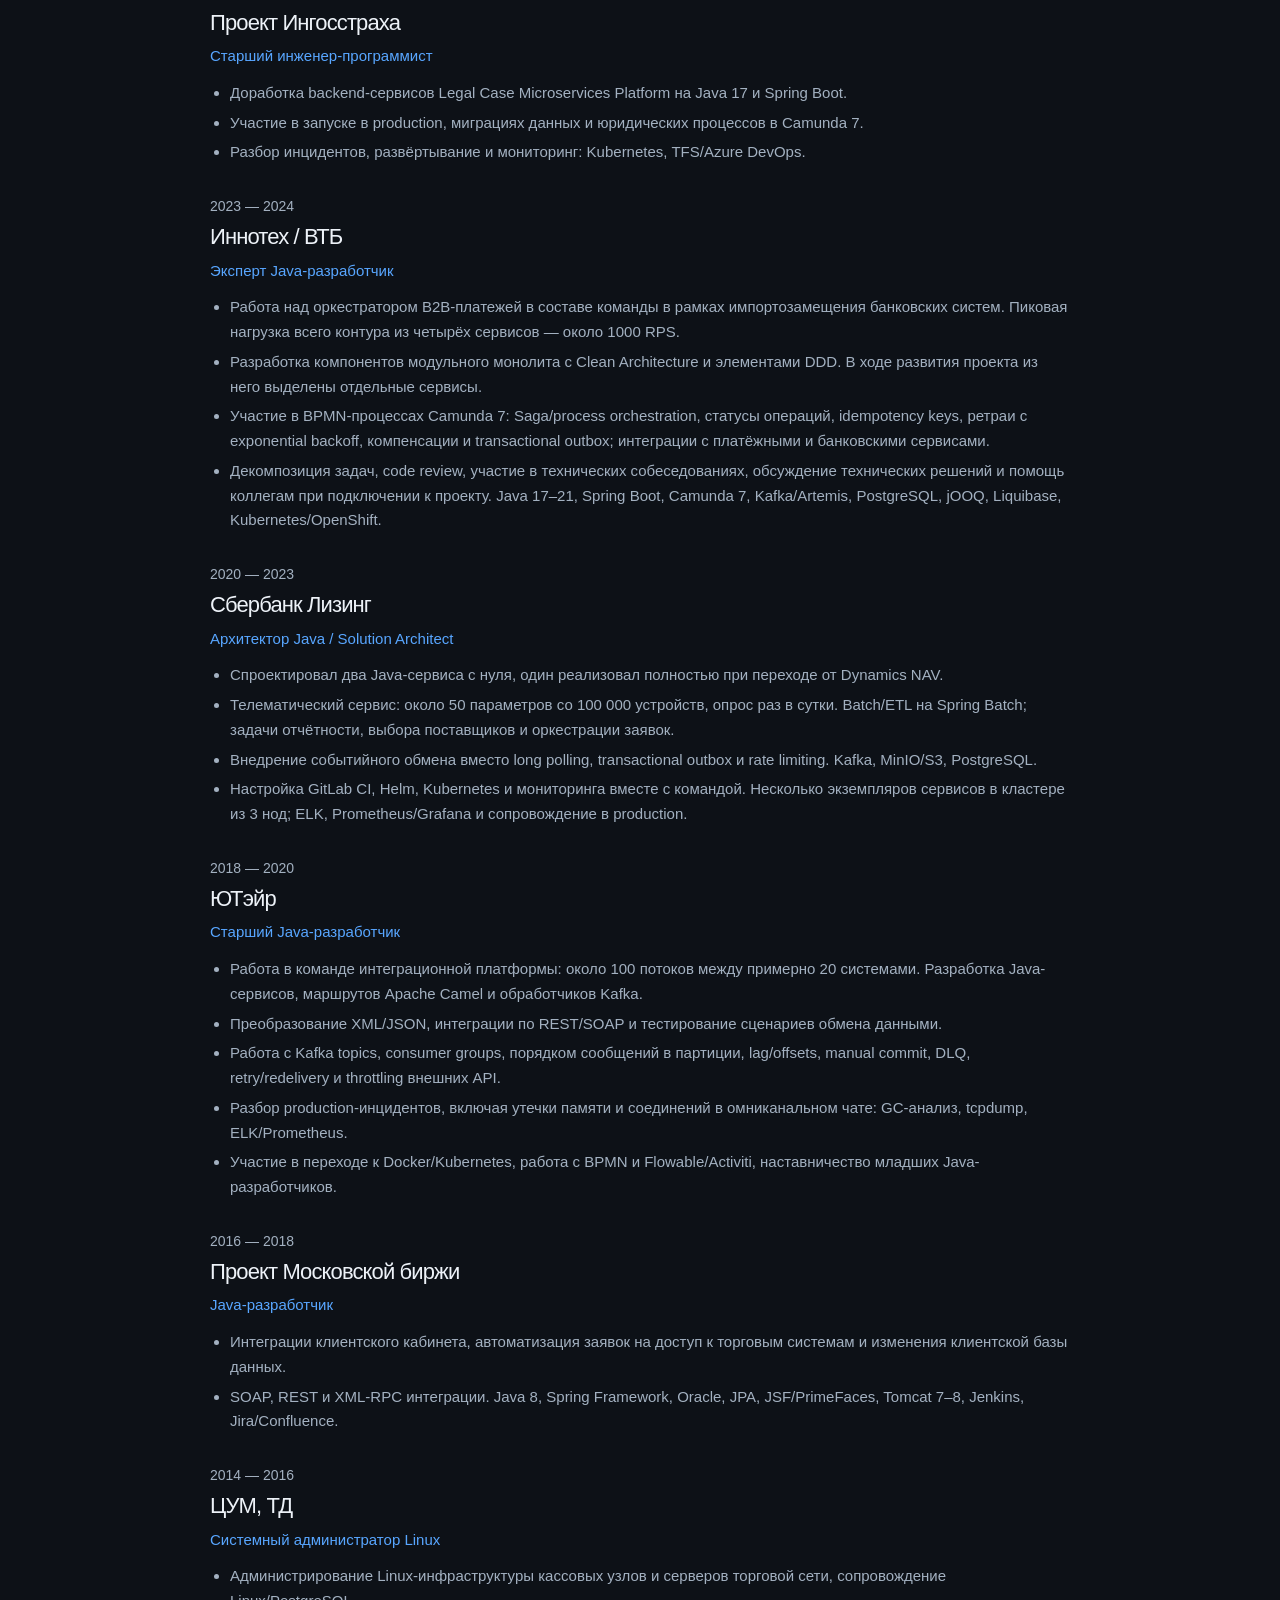
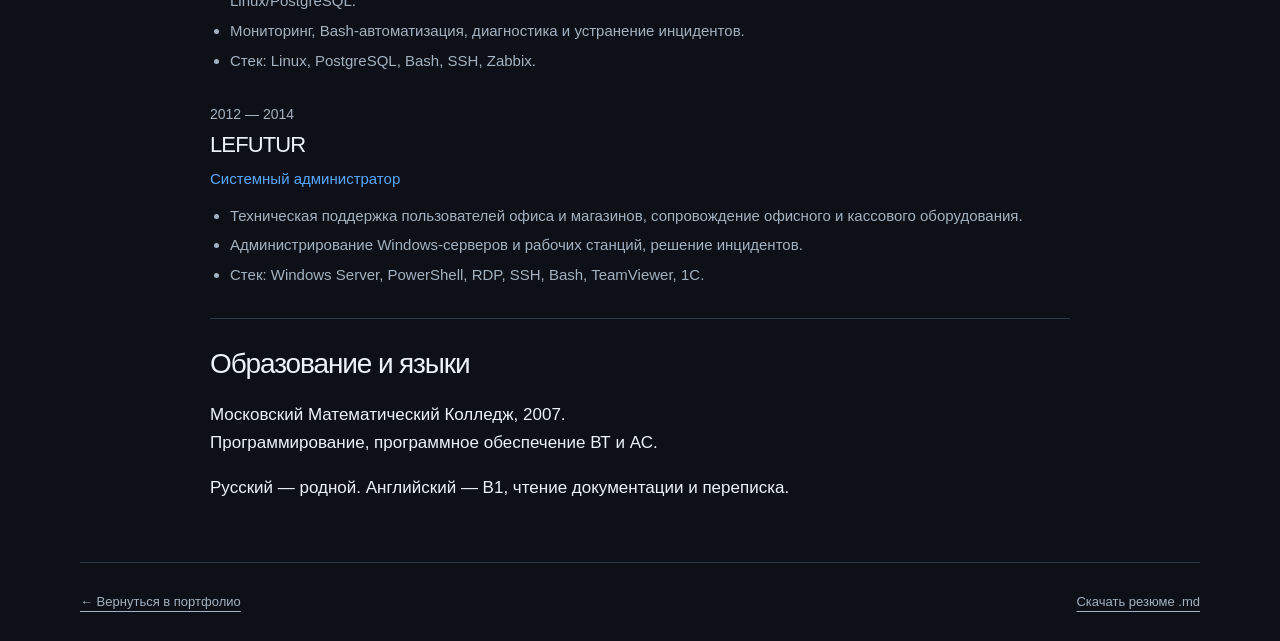
<file: resume.html>
<!doctype html>
<html lang="ru">
<head>
  <meta charset="utf-8">
  <meta name="viewport" content="width=device-width, initial-scale=1">
  <meta name="description" content="Резюме Алексея Лёвина: Java Backend Engineer. Java/Spring, enterprise-интеграции, платежи и production-системы.">
  <meta name="color-scheme" content="dark light">
  <title>Резюме — Алексей Лёвин</title>
  <link rel="stylesheet" href="styles.css">
  <link rel="icon" href="favicon.svg" type="image/svg+xml">
</head>
<body class="resume-page">
  <a class="skip-link" href="#main">Перейти к содержимому</a>
  <header class="container site-header">
    <a class="wordmark" href="index.html" aria-label="На главную страницу портфолио">АЛ<span> / портфолио</span></a>
    <nav aria-label="Навигация резюме"><a href="index.html#experience">Опыт на сайте</a><a href="resume.md" download="Alexey-Levin-Resume.md">Скачать .md ↓</a></nav>
  </header>
  <main id="main" class="container resume-document">
    <div class="resume-heading">
      <p class="eyebrow">РЕЗЮМЕ</p>
      <h1>Алексей Лёвин</h1>
      <p class="resume-position">Java Backend Engineer</p>
      <p>20+ лет в IT · Java/backend с 2016 года</p>
      <p class="resume-github"><a href="https://github.com/alekseylevinapply-sudo">GitHub: alekseylevinapply-sudo</a></p>
      <p><a href="https://t.me/aleksey_y_levin">Telegram: @aleksey_y_levin</a></p>
      <p class="print-hint">Для печати или сохранения в PDF используйте функцию «Печать» в браузере.</p>
    </div>
    <section class="resume-section" aria-labelledby="summary-title">
      <h2 id="summary-title">Профиль</h2>
      <p>Разрабатываю и поддерживаю backend на Java и Spring. Работал с банковскими платежами, страховыми процессами, телематикой и обменом данными между системами. Участвую в проектировании, пишу код и тесты, провожу code review и разбираю production-инциденты. Использую AI-инструменты для кода, тестов и документации, проверяю результаты.</p>
    </section>
    <section class="resume-section" aria-labelledby="skills-title">
      <h2 id="skills-title">Технологии</h2>
      <dl class="resume-skills">
        <dt>Backend</dt>
        <dd>Java 8–21, Spring Boot 2/3, Spring Framework, Spring Cloud, Spring MVC, Spring Data, Spring Security, Spring Batch, MapStruct. Maven — основной инструмент сборки, Gradle — дополнительный.</dd>
        <dt>Базы данных</dt>
        <dd>PostgreSQL, Oracle, jOOQ, Hibernate/JPA, SQL, Liquibase, Flyway. Оптимизация запросов, транзакции и миграции данных.</dd>
        <dt>Интеграции</dt>
        <dd>Kafka, JMS/Artemis, Apache Camel, REST, SOAP, WSDL/XSD, XML-RPC, OpenAPI/Swagger, Feign.</dd>
        <dt>Workflow</dt>
        <dd>Camunda 7, Flowable/Activiti, BPMN. Оркестрация процессов, Saga, статусы операций и компенсации.</dd>
        <dt>Надёжность</dt>
        <dd>Идемпотентность, retry/backoff, DLQ, transactional outbox, circuit breaker, bulkhead, rate limiting и backpressure.</dd>
        <dt>Тестирование</dt>
        <dd>JUnit 4/5, Mockito, AssertJ, Testcontainers, WireMock, MockMvc, Spring Test, Postman, SoapUI. Модульные и интеграционные тесты.</dd>
        <dt>Runtime и CI/CD</dt>
        <dd>Docker, Kubernetes, OpenShift, Helm, Jenkins, GitLab CI, Azure DevOps/TFS, Linux, Bash.</dd>
        <dt>Мониторинг</dt>
        <dd>Prometheus, Grafana, ELK, Loki, структурированные логи, correlationId. Диагностика инцидентов, GC-анализ и tcpdump.</dd>
        <dt>Архитектура</dt>
        <dd>Модульный монолит, Clean Architecture, элементы DDD, событийное взаимодействие, границы сервисов и контракты интеграций.</dd>
        <dt>AI в разработке</dt>
        <dd>AI-assisted development: Codex, OpenClaw, OpenRouter/Kimi. Агентные рабочие процессы, версионирование промптов и спецификаций, проверка кода и результатов. Изучаю Spring AI, LangChain и LangGraph.</dd>
      </dl>
    </section>
    <section class="resume-section" aria-labelledby="work-title">
      <h2 id="work-title">Опыт работы</h2>
      <article class="resume-job">
        <p class="period">2025 — 2026</p>
        <h3>Проект Ингосстраха</h3>
        <p class="role">Старший инженер-программист</p>
        <ul>
          <li>Доработка backend-сервисов Legal Case Microservices Platform на Java 17 и Spring Boot.</li>
          <li>Участие в запуске в production, миграциях данных и юридических процессов в Camunda 7.</li>
          <li>Разбор инцидентов, развёртывание и мониторинг: Kubernetes, TFS/Azure DevOps.</li>
        </ul>
      </article>
      <article class="resume-job">
        <p class="period">2023 — 2024</p>
        <h3>Иннотех / ВТБ</h3>
        <p class="role">Эксперт Java-разработчик</p>
        <ul>
          <li>Работа над оркестратором B2B-платежей в составе команды в рамках импортозамещения банковских систем. Пиковая нагрузка всего контура из четырёх сервисов — около 1000 RPS.</li>
          <li>Разработка компонентов модульного монолита с Clean Architecture и элементами DDD. В ходе развития проекта из него выделены отдельные сервисы.</li>
          <li>Участие в BPMN-процессах Camunda 7: Saga/process orchestration, статусы операций, idempotency keys, ретраи с exponential backoff, компенсации и transactional outbox; интеграции с платёжными и банковскими сервисами.</li>
          <li>Декомпозиция задач, code review, участие в технических собеседованиях, обсуждение технических решений и помощь коллегам при подключении к проекту. Java 17–21, Spring Boot, Camunda 7, Kafka/Artemis, PostgreSQL, jOOQ, Liquibase, Kubernetes/OpenShift.</li>
        </ul>
      </article>
      <article class="resume-job">
        <p class="period">2020 — 2023</p>
        <h3>Сбербанк Лизинг</h3>
        <p class="role">Архитектор Java / Solution Architect</p>
        <ul>
          <li>Спроектировал два Java-сервиса с нуля, один реализовал полностью при переходе от Dynamics NAV.</li>
          <li>Телематический сервис: около 50 параметров со 100 000 устройств, опрос раз в сутки. Batch/ETL на Spring Batch; задачи отчётности, выбора поставщиков и оркестрации заявок.</li>
          <li>Внедрение событийного обмена вместо long polling, transactional outbox и rate limiting. Kafka, MinIO/S3, PostgreSQL.</li>
          <li>Настройка GitLab CI, Helm, Kubernetes и мониторинга вместе с командой. Несколько экземпляров сервисов в кластере из 3 нод; ELK, Prometheus/Grafana и сопровождение в production.</li>
        </ul>
      </article>
      <article class="resume-job">
        <p class="period">2018 — 2020</p>
        <h3>ЮТэйр</h3>
        <p class="role">Старший Java-разработчик</p>
        <ul>
          <li>Работа в команде интеграционной платформы: около 100 потоков между примерно 20 системами. Разработка Java-сервисов, маршрутов Apache Camel и обработчиков Kafka.</li>
          <li>Преобразование XML/JSON, интеграции по REST/SOAP и тестирование сценариев обмена данными.</li>
          <li>Работа с Kafka topics, consumer groups, порядком сообщений в партиции, lag/offsets, manual commit, DLQ, retry/redelivery и throttling внешних API.</li>
          <li>Разбор production-инцидентов, включая утечки памяти и соединений в омниканальном чате: GC-анализ, tcpdump, ELK/Prometheus.</li>
          <li>Участие в переходе к Docker/Kubernetes, работа с BPMN и Flowable/Activiti, наставничество младших Java-разработчиков.</li>
        </ul>
      </article>
      <article class="resume-job">
        <p class="period">2016 — 2018</p>
        <h3>Проект Московской биржи</h3>
        <p class="role">Java-разработчик</p>
        <ul>
          <li>Интеграции клиентского кабинета, автоматизация заявок на доступ к торговым системам и изменения клиентской базы данных.</li>
          <li>SOAP, REST и XML-RPC интеграции. Java 8, Spring Framework, Oracle, JPA, JSF/PrimeFaces, Tomcat 7–8, Jenkins, Jira/Confluence.</li>
        </ul>
      </article>
      <article class="resume-job">
        <p class="period">2014 — 2016</p>
        <h3>ЦУМ, ТД</h3>
        <p class="role">Системный администратор Linux</p>
        <ul>
          <li>Администрирование Linux-инфраструктуры кассовых узлов и серверов торговой сети, сопровождение Linux/PostgreSQL.</li>
          <li>Мониторинг, Bash-автоматизация, диагностика и устранение инцидентов.</li>
          <li>Стек: Linux, PostgreSQL, Bash, SSH, Zabbix.</li>
        </ul>
      </article>
      <article class="resume-job">
        <p class="period">2012 — 2014</p>
        <h3>LEFUTUR</h3>
        <p class="role">Системный администратор</p>
        <ul>
          <li>Техническая поддержка пользователей офиса и магазинов, сопровождение офисного и кассового оборудования.</li>
          <li>Администрирование Windows-серверов и рабочих станций, решение инцидентов.</li>
          <li>Стек: Windows Server, PowerShell, RDP, SSH, Bash, TeamViewer, 1С.</li>
        </ul>
      </article>
    </section>
    <section class="resume-section" aria-labelledby="education-title">
      <h2 id="education-title">Образование и языки</h2>
      <p>Московский Математический Колледж, 2007.<br> Программирование, программное обеспечение ВТ и АС.</p>
      <p>Русский — родной. Английский — B1, чтение документации и переписка.</p>
    </section>
  </main>
  <footer class="container site-footer"><a href="index.html">← Вернуться в портфолио</a><a href="resume.md" download="Alexey-Levin-Resume.md">Скачать резюме .md</a></footer>
</body>
</html>
</file>
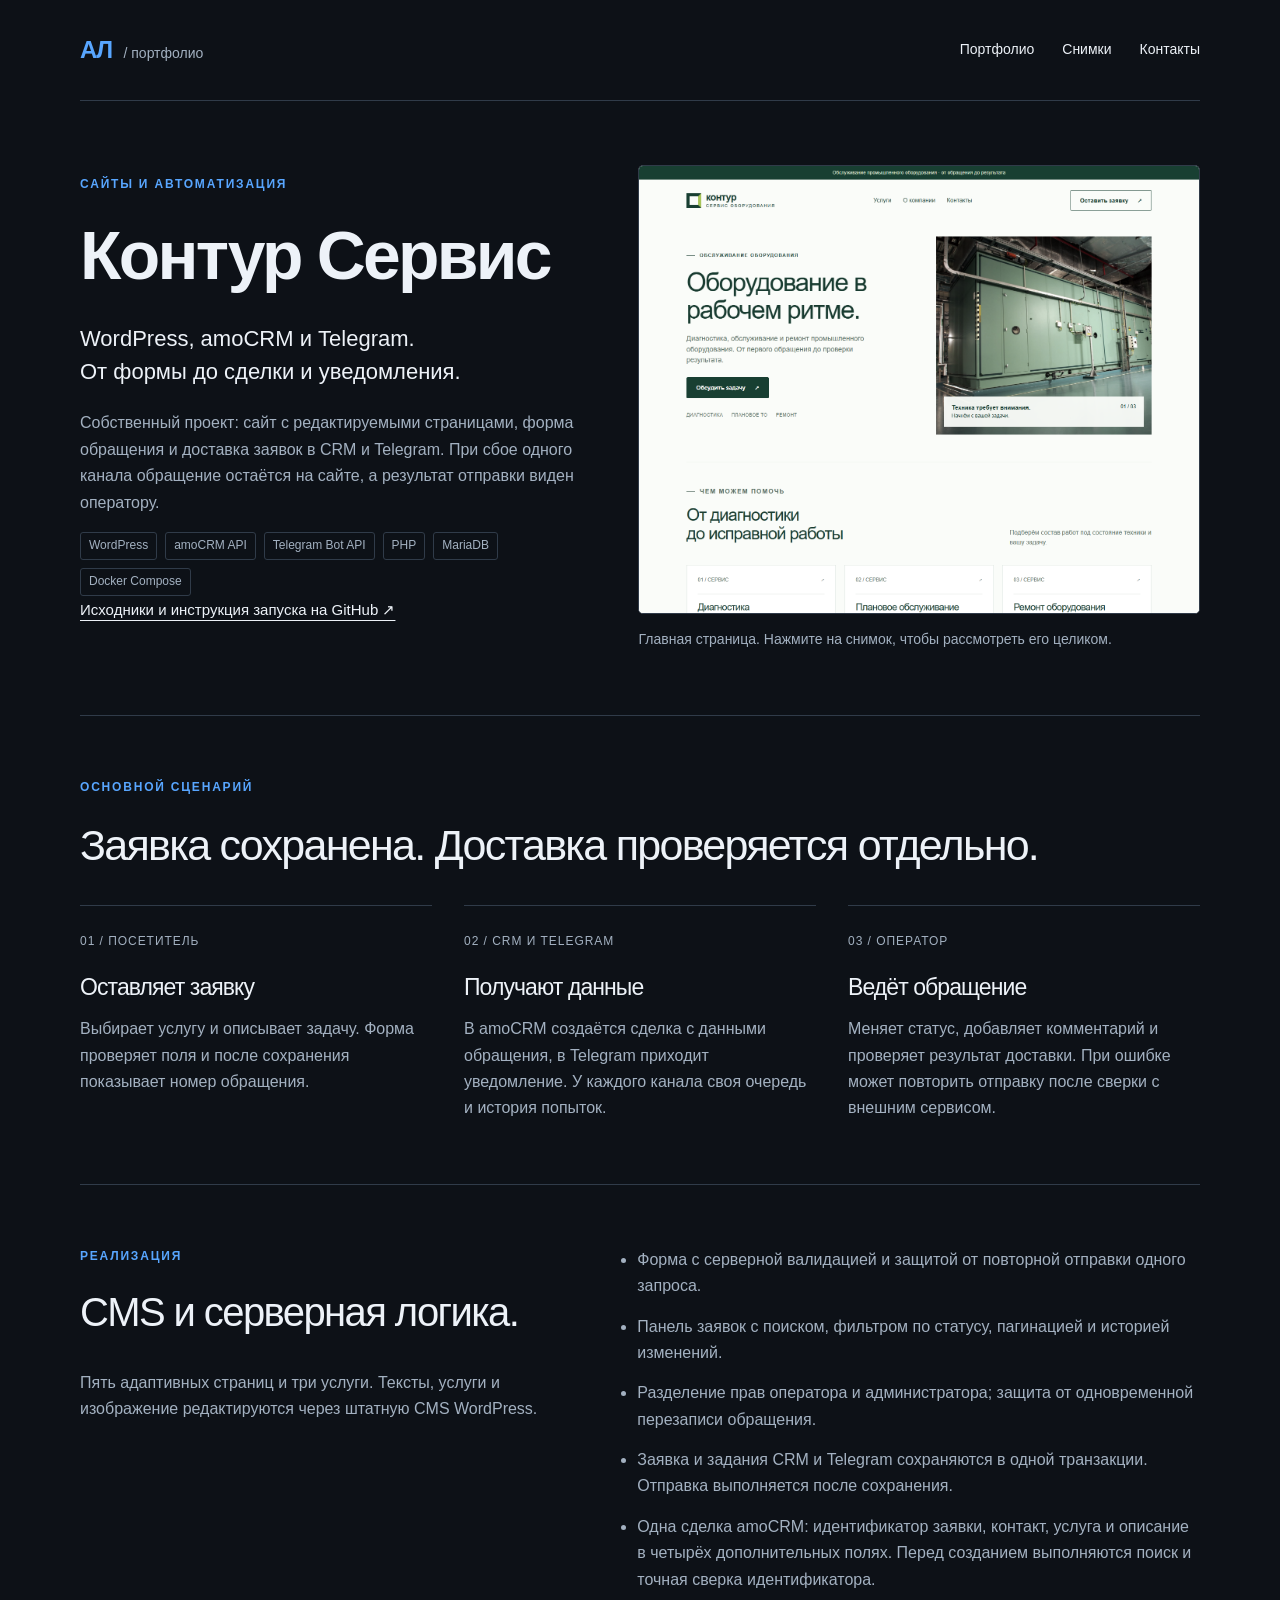
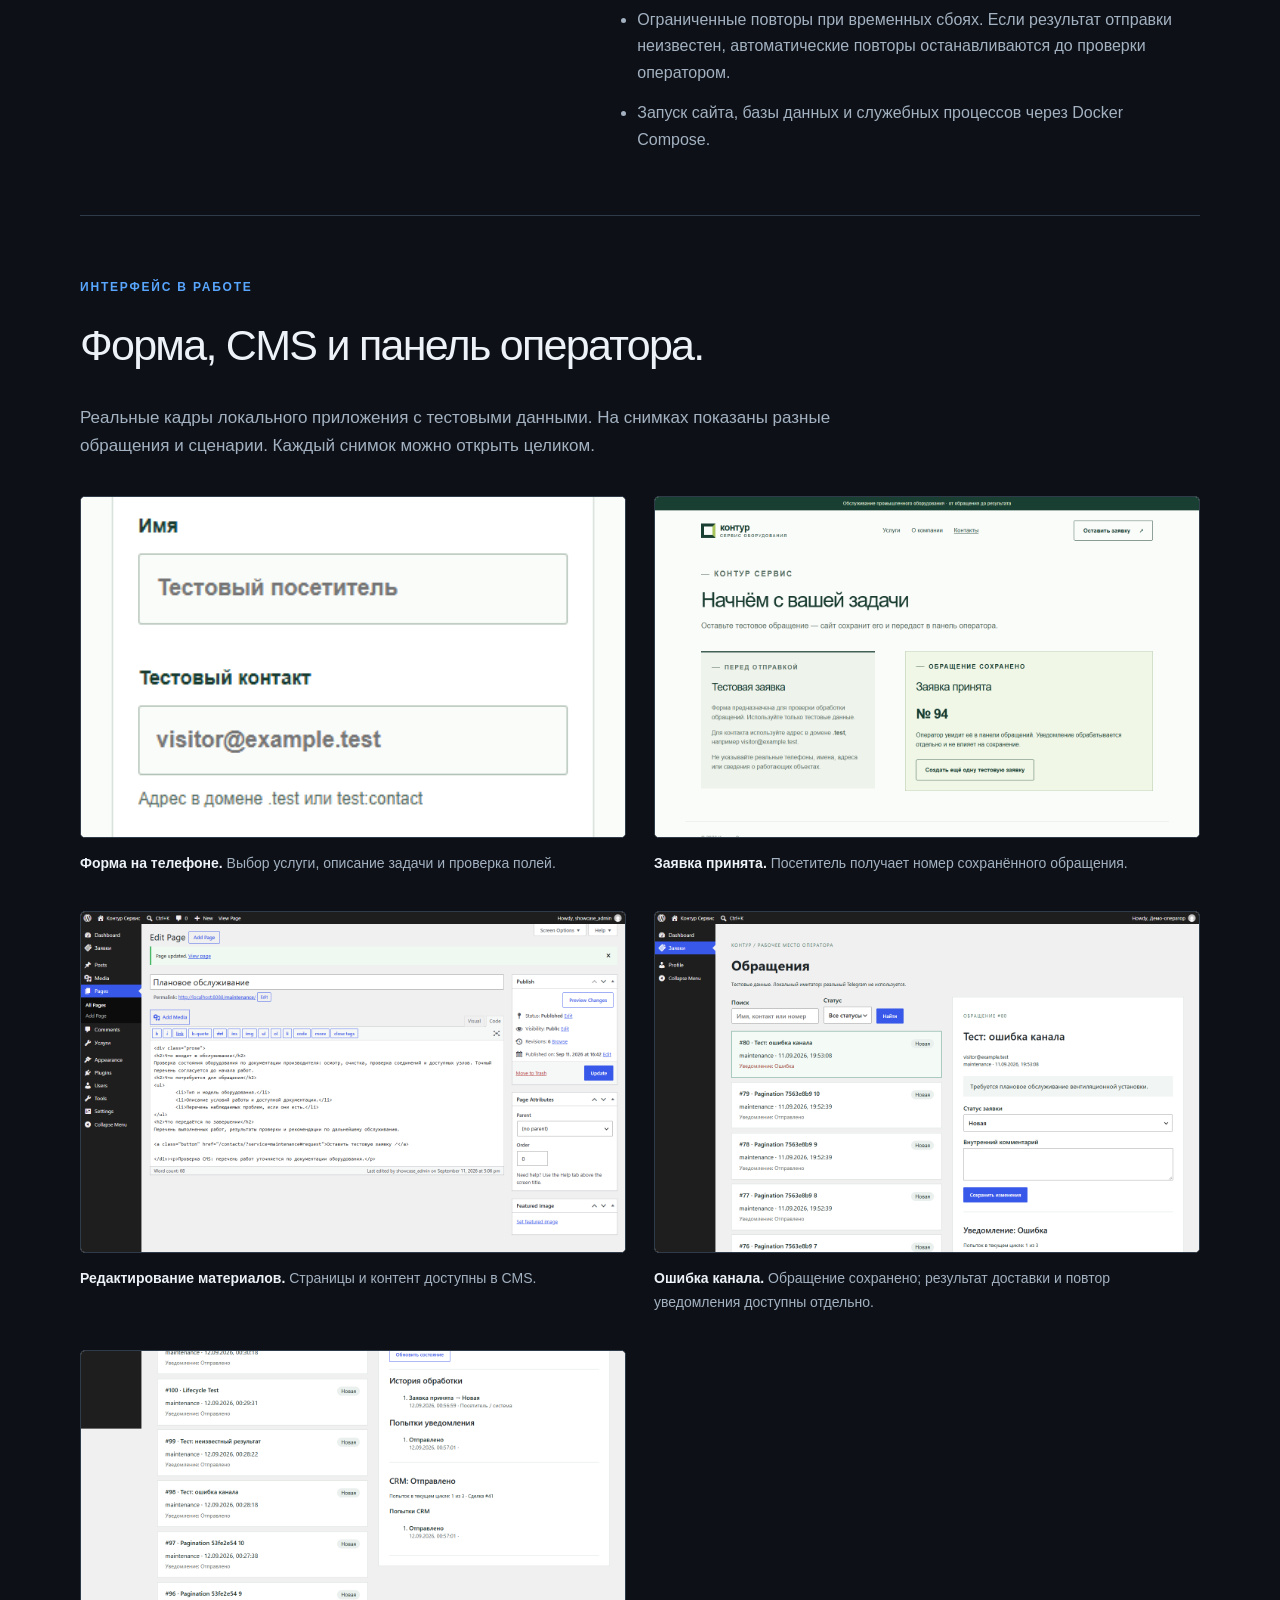
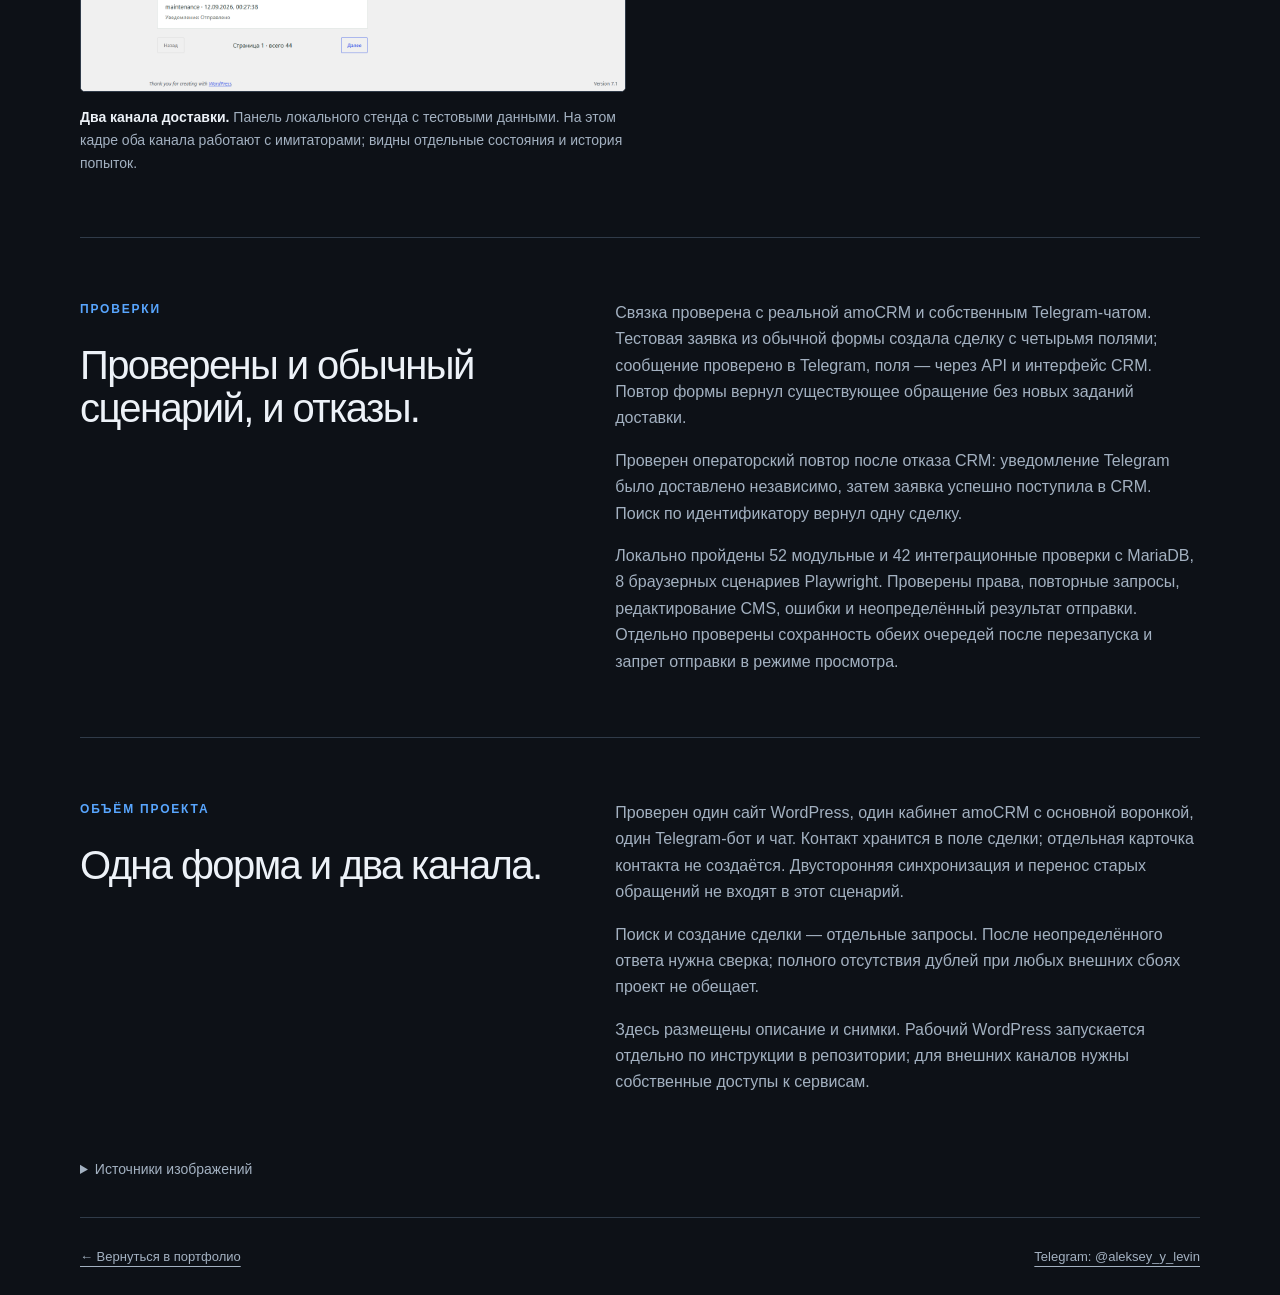
<file: site-leads.html>
<!doctype html>
<html lang="ru">
<head>
  <meta charset="utf-8">
  <meta name="viewport" content="width=device-width, initial-scale=1">
  <meta name="description" content="Контур Сервис — собственный проект Алексея Лёвина: форма WordPress, сделки в amoCRM, уведомления Telegram и панель оператора.">
  <meta name="color-scheme" content="dark">
  <title>Контур Сервис — WordPress, amoCRM и Telegram · Алексей Лёвин</title>
  <link rel="stylesheet" href="styles.css">
  <link rel="icon" href="favicon.svg" type="image/svg+xml">
</head>
<body>
  <a class="skip-link" href="#main">Перейти к содержимому</a>
  <header class="container site-header">
    <a class="wordmark" href="index.html" aria-label="На главную страницу портфолио">АЛ<span> / портфолио</span></a>
    <nav aria-label="Навигация проекта"><a href="index.html">Портфолио</a><a href="#screenshots">Снимки</a><a href="index.html#contact">Контакты</a></nav>
  </header>
  <main id="main" class="container">
    <section class="case-hero" aria-labelledby="case-title">
      <div>
        <p class="eyebrow">САЙТЫ И АВТОМАТИЗАЦИЯ</p>
        <h1 id="case-title">Контур Сервис</h1>
        <p class="lead">WordPress, amoCRM и Telegram.<br>От формы до сделки и уведомления.</p>
        <p class="case-summary">Собственный проект: сайт с редактируемыми страницами, форма обращения и доставка заявок в CRM и Telegram. При сбое одного канала обращение остаётся на сайте, а результат отправки виден оператору.</p>
        <ul class="tags" aria-label="Технологии проекта"><li>WordPress</li><li>amoCRM API</li><li>Telegram Bot API</li><li>PHP</li><li>MariaDB</li><li>Docker Compose</li></ul>
        <p><a class="text-link" href="https://github.com/alekseylevinapply-sudo/wordpress-site-leads">Исходники и инструкция запуска на GitHub ↗</a></p>
      </div>
      <figure class="case-cover">
        <a href="site-leads-home.png" aria-label="Открыть полный снимок главной страницы"><img src="site-leads-home.png" alt="Главная страница Контур Сервис: оборудование, услуги и переход к форме обращения" width="1440" height="2199"></a>
        <figcaption>Главная страница. Нажмите на снимок, чтобы рассмотреть его целиком.</figcaption>
      </figure>
    </section>
    <section class="section" aria-labelledby="flow-title">
      <p class="eyebrow">ОСНОВНОЙ СЦЕНАРИЙ</p>
      <h2 id="flow-title">Заявка сохранена. Доставка проверяется отдельно.</h2>
      <ol class="case-flow">
        <li><span class="number">01 / ПОСЕТИТЕЛЬ</span><h3>Оставляет заявку</h3><p>Выбирает услугу и описывает задачу. Форма проверяет поля и после сохранения показывает номер обращения.</p></li>
        <li><span class="number">02 / CRM И TELEGRAM</span><h3>Получают данные</h3><p>В amoCRM создаётся сделка с данными обращения, в Telegram приходит уведомление. У каждого канала своя очередь и история попыток.</p></li>
        <li><span class="number">03 / ОПЕРАТОР</span><h3>Ведёт обращение</h3><p>Меняет статус, добавляет комментарий и проверяет результат доставки. При ошибке может повторить отправку после сверки с внешним сервисом.</p></li>
      </ol>
    </section>
    <section class="section case-details" aria-labelledby="implementation-title">
      <div><p class="eyebrow">РЕАЛИЗАЦИЯ</p><h2 id="implementation-title">CMS и серверная логика.</h2><p class="case-summary">Пять адаптивных страниц и три услуги. Тексты, услуги и изображение редактируются через штатную CMS WordPress.</p></div>
      <ul class="case-list">
        <li>Форма с серверной валидацией и защитой от повторной отправки одного запроса.</li>
        <li>Панель заявок с поиском, фильтром по статусу, пагинацией и историей изменений.</li>
        <li>Разделение прав оператора и администратора; защита от одновременной перезаписи обращения.</li>
        <li>Заявка и задания CRM и Telegram сохраняются в одной транзакции. Отправка выполняется после сохранения.</li>
        <li>Одна сделка amoCRM: идентификатор заявки, контакт, услуга и описание в четырёх дополнительных полях. Перед созданием выполняются поиск и точная сверка идентификатора.</li>
        <li>Ограниченные повторы при временных сбоях. Если результат отправки неизвестен, автоматические повторы останавливаются до проверки оператором.</li>
        <li>Запуск сайта, базы данных и служебных процессов через Docker Compose.</li>
      </ul>
    </section>
    <section id="screenshots" class="section" aria-labelledby="screenshots-title">
      <p class="eyebrow">ИНТЕРФЕЙС В РАБОТЕ</p>
      <h2 id="screenshots-title">Форма, CMS и панель оператора.</h2>
      <p class="section-intro">Реальные кадры локального приложения с тестовыми данными. На снимках показаны разные обращения и сценарии. Каждый снимок можно открыть целиком.</p>
      <div class="case-gallery">
        <figure><a href="site-leads-form.png" aria-label="Открыть снимок мобильной формы"><img src="site-leads-form.png" alt="Форма обращения на экране телефона" loading="lazy"></a><figcaption><strong>Форма на телефоне.</strong> Выбор услуги, описание задачи и проверка полей.</figcaption></figure>
        <figure><a href="site-leads-accepted.png" aria-label="Открыть снимок принятой заявки"><img src="site-leads-accepted.png" alt="Подтверждение приёма обращения с номером заявки" loading="lazy"></a><figcaption><strong>Заявка принята.</strong> Посетитель получает номер сохранённого обращения.</figcaption></figure>
        <figure><a href="site-leads-cms.png" aria-label="Открыть снимок редактора WordPress"><img src="site-leads-cms.png" alt="Редактирование страницы через штатную CMS WordPress" loading="lazy"></a><figcaption><strong>Редактирование материалов.</strong> Страницы и контент доступны в CMS.</figcaption></figure>
        <figure><a href="site-leads-operator.png" aria-label="Открыть снимок панели оператора"><img src="site-leads-operator.png" alt="Панель оператора с сохранённой заявкой, историей и отдельной ошибкой уведомления" loading="lazy"></a><figcaption><strong>Ошибка канала.</strong> Обращение сохранено; результат доставки и повтор уведомления доступны отдельно.</figcaption></figure>
        <figure class="case-crm"><a href="site-leads-crm.png" aria-label="Открыть снимок состояний CRM и Telegram"><img src="site-leads-crm.png" alt="Панель локального стенда: отдельные состояния и история отправки в CRM и Telegram" width="1440" height="1814" loading="lazy"></a><figcaption><strong>Два канала доставки.</strong> Панель локального стенда с тестовыми данными. На этом кадре оба канала работают с имитаторами; видны отдельные состояния и история попыток.</figcaption></figure>
      </div>
    </section>
    <section class="section case-details" aria-labelledby="checks-title">
      <div><p class="eyebrow">ПРОВЕРКИ</p><h2 id="checks-title">Проверены и обычный сценарий, и отказы.</h2></div>
      <div class="case-copy"><p>Связка проверена с реальной amoCRM и собственным Telegram-чатом. Тестовая заявка из обычной формы создала сделку с четырьмя полями; сообщение проверено в Telegram, поля — через API и интерфейс CRM. Повтор формы вернул существующее обращение без новых заданий доставки.</p><p>Проверен операторский повтор после отказа CRM: уведомление Telegram было доставлено независимо, затем заявка успешно поступила в CRM. Поиск по идентификатору вернул одну сделку.</p><p>Локально пройдены 52 модульные и 42 интеграционные проверки с MariaDB, 8 браузерных сценариев Playwright. Проверены права, повторные запросы, редактирование CMS, ошибки и неопределённый результат отправки. Отдельно проверены сохранность обеих очередей после перезапуска и запрет отправки в режиме просмотра.</p></div>
    </section>
    <section class="section case-details" aria-labelledby="scope-title">
      <div><p class="eyebrow">ОБЪЁМ ПРОЕКТА</p><h2 id="scope-title">Одна форма и два канала.</h2></div>
      <div class="case-copy"><p>Проверен один сайт WordPress, один кабинет amoCRM с основной воронкой, один Telegram-бот и чат. Контакт хранится в поле сделки; отдельная карточка контакта не создаётся. Двусторонняя синхронизация и перенос старых обращений не входят в этот сценарий.</p><p>Поиск и создание сделки — отдельные запросы. После неопределённого ответа нужна сверка; полного отсутствия дублей при любых внешних сбоях проект не обещает.</p><p>Здесь размещены описание и снимки. Рабочий WordPress запускается отдельно по инструкции в репозитории; для внешних каналов нужны собственные доступы к сервисам.</p></div>
    </section>
    <details class="case-credits"><summary>Источники изображений</summary><p>Снимки собственного приложения сделаны Playwright. Фото оборудования: Alf van Beem, <a href="https://commons.wikimedia.org/wiki/File:HVAC_Air_Handler_Unit,_pic1.JPG">HVAC Air Handler Unit, pic1.JPG</a>, <a href="https://creativecommons.org/publicdomain/zero/1.0/">CC0 1.0</a>. Интерфейс CMS — <a href="https://wordpress.org/about/license/">WordPress, GPLv2 или более поздняя версия</a>.</p></details>
  </main>
  <footer class="container site-footer"><a href="index.html">← Вернуться в портфолио</a><a href="https://t.me/aleksey_y_levin">Telegram: @aleksey_y_levin</a></footer>
</body>
</html>
</file>
<file: styles.css>
:root {
  color-scheme: dark;
  --bg: #0d1117;
  --surface: #161b22;
  --text: #edf2f8;
  --muted: #a3b1c1;
  --accent: #58a6ff;
  --border: #303b49;
}

* { box-sizing: border-box; }
html { scroll-behavior: smooth; scroll-padding-top: 24px; }
body { margin: 0; background: var(--bg); color: var(--text); font-family: -apple-system, BlinkMacSystemFont, "Segoe UI", Arial, sans-serif; font-size: 17px; line-height: 1.65; }
a { color: inherit; text-underline-offset: 5px; }
a:hover { color: var(--accent); }
:focus-visible { outline: 3px solid var(--accent); outline-offset: 6px; }
.container { width: min(100% - 80px, 1120px); margin-inline: auto; }
.skip-link { position: fixed; z-index: 10; top: 10px; left: 10px; padding: 12px 20px; background: var(--text); color: var(--bg); transform: translateY(-160%); }
.skip-link:focus { transform: none; }
.site-header { display: flex; justify-content: space-between; align-items: center; gap: 24px; padding-block: 30px; border-bottom: 1px solid var(--border); }
.wordmark { color: var(--accent); text-decoration: none; font-size: 24px; font-weight: 700; letter-spacing: -.06em; }
.wordmark span { color: var(--muted); font-size: 14px; font-weight: 400; letter-spacing: 0; margin-left: 8px; }
nav { display: flex; flex-wrap: wrap; gap: 10px 28px; font-size: 14px; }
nav a { text-decoration: none; }
.hero { padding-block: 80px 90px; display: grid; grid-template-columns: 1.2fr 1fr; align-items: center; gap: 80px; }
.eyebrow { color: var(--accent); font-size: 12px; font-weight: 600; letter-spacing: .15em; margin: 0 0 24px; }
h1, h2, h3, p { margin-top: 0; }
h1, h2, h3 { line-height: 1.08; letter-spacing: -.04em; }
h1 { font-size: clamp(62px, 7vw, 94px); font-weight: 550; margin-bottom: 30px; }
h1 span { color: var(--accent); }
.lead { color: var(--text); font-size: 22px; margin-bottom: 22px; line-height: 1.5; }
.hero-note { color: var(--muted); max-width: 420px; font-size: 16px; margin-bottom: 30px; }
.actions { display: flex; flex-wrap: wrap; align-items: center; gap: 20px 24px; }
.text-link { font-size: 15px; }
.button { display: inline-flex; align-items: center; gap: 30px; padding: 14px 21px; border: 1px solid var(--accent); background: var(--accent); color: #081a30; font-size: 15px; font-weight: 650; text-decoration: none; border-radius: 4px; }
.button:hover { background: #86c0ff; color: #081a30; }
.profile-summary { border-top: 1px solid var(--accent); border-bottom: 1px solid var(--border); padding-top: 27px; }
.profile-summary ol { list-style: none; padding: 0; margin: 0; }
.profile-summary li { display: flex; gap: 25px; padding-block: 24px; border-top: 1px solid var(--border); }
.profile-summary strong { display: block; font-size: 25px; font-weight: 500; margin-bottom: 7px; }
.profile-summary div > span { display: block; color: var(--muted); font-size: 14px; }
.number { color: var(--muted); font-size: 12px; letter-spacing: .08em; padding-top: 9px; }
.section { border-top: 1px solid var(--border); padding-block: 62px; }
h2 { font-size: clamp(31px, 3.7vw, 43px); font-weight: 500; margin-bottom: 36px; }
.section-intro { color: var(--muted); max-width: 760px; margin-bottom: 36px; }
.timeline { list-style: none; padding: 0; margin: 0; }
.timeline li { display: grid; grid-template-columns: 210px minmax(0, 1fr); gap: 30px; padding-block: 28px; border-top: 1px solid var(--border); }
.period { color: var(--muted); font-size: 14px; margin-bottom: 0; }
.timeline h3 { margin: 0 0 9px; }
.role { color: var(--accent); font-size: 15px; margin-bottom: 9px; }
.timeline div > p:last-child { color: var(--muted); margin-bottom: 0; font-size: 16px; max-width: 740px; }
.project-grid { display: grid; grid-template-columns: repeat(2, minmax(0, 1fr)); gap: 24px; }
.project-card { padding: 32px; background: var(--surface); border: 1px solid var(--border); border-radius: 6px; }
.project-card .eyebrow { margin-bottom: 22px; }
.project-card h3 { font-size: 28px; margin-top: 0; }
.project-context { color: var(--muted); font-size: 13px; margin-bottom: 25px; }
.project-card dl { font-size: 15px; margin: 0 0 26px; }
.project-card dt { font-weight: 600; margin-top: 18px; }
.project-card dd { color: var(--muted); margin: 4px 0 0; }
.tags { display: flex; flex-wrap: wrap; list-style: none; gap: 8px; padding: 0; margin: 0; }
.tags li { border: 1px solid var(--border); border-radius: 3px; padding: 3px 8px; font-size: 12px; color: var(--muted); }
.focus-grid { display: grid; grid-template-columns: repeat(3, 1fr); gap: 32px; }
.focus-grid article { padding-top: 22px; border-top: 1px solid var(--border); }
h3 { font-size: 23px; font-weight: 500; margin-block: 20px 15px; line-height: 1.2; }
.focus-grid p { color: var(--muted); font-size: 16px; margin: 0; }
.focus-ai .research-note { margin-top: 12px; }
.resume-callout { display: grid; grid-template-columns: 1.3fr 1fr; gap: 48px; align-items: center; }
.resume-callout h2 { margin-bottom: 20px; }
.resume-callout p:last-child { color: var(--muted); margin-bottom: 0; }
.resume-callout .actions { align-items: flex-start; flex-direction: column; }
.contact { display: grid; grid-template-columns: 1fr 1fr; gap: 50px; align-items: center; }
.contact h2 { margin-bottom: 0; font-size: 32px; }
.contact-links { display: grid; gap: 12px; min-width: 0; }
.contact-link { display: grid; grid-template-columns: 1fr auto; gap: 4px 20px; border: 1px solid var(--border); padding: 24px; background: var(--surface); text-decoration: none; }
.contact-link > span:first-child { color: var(--muted); font-size: 13px; grid-column: 1; }
.contact-link strong { font-size: 17px; font-weight: 500; overflow-wrap: anywhere; grid-column: 1; }
.contact-link > span:last-child { grid-column: 2; grid-row: 1 / 3; align-self: center; color: var(--accent); }
.site-footer { display: flex; justify-content: space-between; gap: 24px; border-top: 1px solid var(--border); padding-block: 28px; color: var(--muted); font-size: 13px; }
.resume-document { max-width: 860px; padding-block: 60px; }
.resume-heading h1 { font-size: clamp(40px, 6vw, 64px); margin-bottom: 15px; }
.resume-position { color: var(--accent); font-size: 22px; margin-bottom: 12px; }
.resume-heading > p:not(.eyebrow):not(.resume-position) { color: var(--muted); }
.resume-github { overflow-wrap: anywhere; font-size: 15px; }
.print-hint { font-size: 13px; margin-block: 30px 0; }
.resume-section { padding-top: 30px; margin-top: 30px; border-top: 1px solid var(--border); }
.resume-section h2 { font-size: 28px; margin-bottom: 22px; }
.resume-section p:last-child { margin-bottom: 0; }
.resume-skills { display: grid; grid-template-columns: 175px minmax(0, 1fr); gap: 12px 25px; margin: 0; font-size: 15px; }
.resume-skills dt { font-weight: 600; }
.resume-skills dd { color: var(--muted); margin: 0; }
.resume-job + .resume-job { margin-top: 30px; }
.resume-job h3 { margin-block: 6px 8px; font-size: 22px; }
.resume-job ul { color: var(--muted); font-size: 15px; padding-left: 20px; margin: 12px 0 0; }
.resume-job li + li { margin-top: 5px; }

.case-hero { display: grid; grid-template-columns: 1fr 1.1fr; gap: 48px; align-items: center; padding-block: 64px; }
.case-hero h1 { font-size: clamp(42px, 5.3vw, 68px); }
.case-summary, .case-copy { color: var(--muted); font-size: 16px; }
.case-cover, .case-gallery figure { margin: 0; min-width: 0; }
.case-cover a, .case-gallery a { display: block; border: 1px solid var(--border); background: #f5f7f8; border-radius: 5px; overflow: hidden; }
.case-cover img { display: block; width: 100%; height: auto; aspect-ratio: 1.25; object-fit: cover; object-position: top; }
.case-cover figcaption, .case-gallery figcaption { color: var(--muted); font-size: 14px; margin-top: 14px; }
.case-flow { display: grid; grid-template-columns: repeat(3, minmax(0, 1fr)); gap: 32px; list-style: none; padding: 0; margin: 0; }
.case-flow li { border-top: 1px solid var(--border); padding-top: 20px; }
.case-flow p { color: var(--muted); font-size: 16px; margin: 0; }
.case-details { display: grid; grid-template-columns: 1fr 1.2fr; gap: 48px; }
.case-details h2 { font-size: clamp(30px, 3.3vw, 40px); }
.case-list { padding-left: 22px; margin: 0; color: var(--muted); font-size: 16px; }
.case-list li + li { margin-top: 14px; }
.case-gallery { display: grid; grid-template-columns: repeat(2, minmax(0, 1fr)); gap: 36px 28px; }
.case-gallery img { display: block; width: 100%; height: 340px; object-fit: cover; object-position: top; }
.case-gallery figure:first-child img { object-position: 50% 60%; }
.case-gallery .case-crm img { object-position: bottom; }
.case-gallery strong { color: var(--text); }
.case-gallery-app { grid-template-columns: minmax(0, 0.7fr) minmax(0, 1.5fr); align-items: start; }
.case-gallery-app a { background: #f6f6ee; }
.case-gallery-app img { height: auto; object-fit: contain; }
.case-gallery-app .case-mobile img { max-height: 700px; }
.case-copy p:last-child { margin-bottom: 0; }
.case-credits { color: var(--muted); font-size: 14px; margin-bottom: 36px; }
.case-credits summary { cursor: pointer; width: fit-content; }
.case-credits p { margin-top: 16px; max-width: 840px; }

@media (max-width: 850px) {
  .container { width: calc(100% - 48px); }
  .hero { gap: 38px; padding-block: 55px; }
  h1 { font-size: 64px; }
  .lead { font-size: 19px; }
  .desktop-break { display: none; }
  .profile-summary strong { font-size: 22px; }
  .contact { gap: 25px; }
  .project-card { padding: 25px; }
  .timeline li { grid-template-columns: 170px minmax(0, 1fr); gap: 24px; }
  .case-hero { gap: 28px; }
  .case-details { gap: 30px; }
  .case-flow { gap: 24px; }
}

@media (max-width: 620px) {
  .container { width: calc(100% - 40px); }
  .site-header { padding-block: 22px; gap: 16px; }
  nav { justify-content: flex-end; gap: 8px 18px; }
  .wordmark span { display: none; }
  .hero { grid-template-columns: 1fr; gap: 38px; padding-block: 44px; }
  h1 { font-size: 68px; }
  .lead { max-width: 360px; }
  .profile-summary { padding-top: 23px; }
  .profile-summary li { padding-block: 19px; }
  .section { padding-block: 40px; }
  .focus-grid, .contact, .project-grid, .resume-callout { grid-template-columns: 1fr; gap: 25px; }
  .timeline li { grid-template-columns: 1fr; gap: 9px; padding-block: 24px; }
  .period br { display: none; }
  .timeline h3 { font-size: 22px; }
  .project-card { padding: 24px 20px; }
  .project-card h3 { font-size: 26px; }
  .button { gap: 18px; padding-inline: 18px; }
  .focus-grid article { padding-top: 18px; }
  h2 { font-size: 35px; }
  .site-footer { font-size: 12px; align-items: center; }
  .resume-document { padding-block: 40px; }
  .resume-position { font-size: 20px; }
  .resume-skills { grid-template-columns: 1fr; gap: 4px; }
  .resume-skills dd + dt { margin-top: 14px; }
  .case-hero, .case-flow, .case-details, .case-gallery { grid-template-columns: 1fr; gap: 28px; }
  .case-hero { padding-block: 44px; }
  .case-hero h1 { font-size: clamp(40px, 11vw, 64px); }
  .case-gallery img { height: 300px; }
}

@media (prefers-reduced-motion: reduce) { html { scroll-behavior: auto; } }

@media print {
  :root { color-scheme: light; --bg: #fff; --surface: #fff; --text: #161b22; --muted: #343c46; --accent: #164f84; --border: #c8cdd3; }
  @page { size: A4; margin: 15mm; }
  body { font-size: 10pt; line-height: 1.4; }
  .container { width: 100%; max-width: none; }
  .site-header, .site-footer, .skip-link, .print-hint { display: none; }
  a { text-decoration: none; }
  .resume-document { padding: 0; }
  .resume-heading h1 { font-size: 29pt; }
  .resume-heading .eyebrow { display: none; }
  .resume-position { font-size: 15pt; }
  .resume-heading p { margin-bottom: 7px; }
  .resume-github, .resume-skills, .resume-job ul, .role, .period { font-size: 9pt; }
  .resume-section { padding-top: 12px; margin-top: 15px; }
  .resume-section h2 { font-size: 15pt; margin-bottom: 12px; }
  .resume-skills { grid-template-columns: 145px 1fr; gap: 5px 15px; }
  .resume-job { break-inside: avoid; }
  .resume-job + .resume-job { margin-top: 16px; }
  .resume-job h3 { font-size: 12pt; }
  .resume-job ul { margin-top: 8px; }
  h2, h3 { break-after: avoid; }
  p { orphans: 3; widows: 3; }
}
</file>
